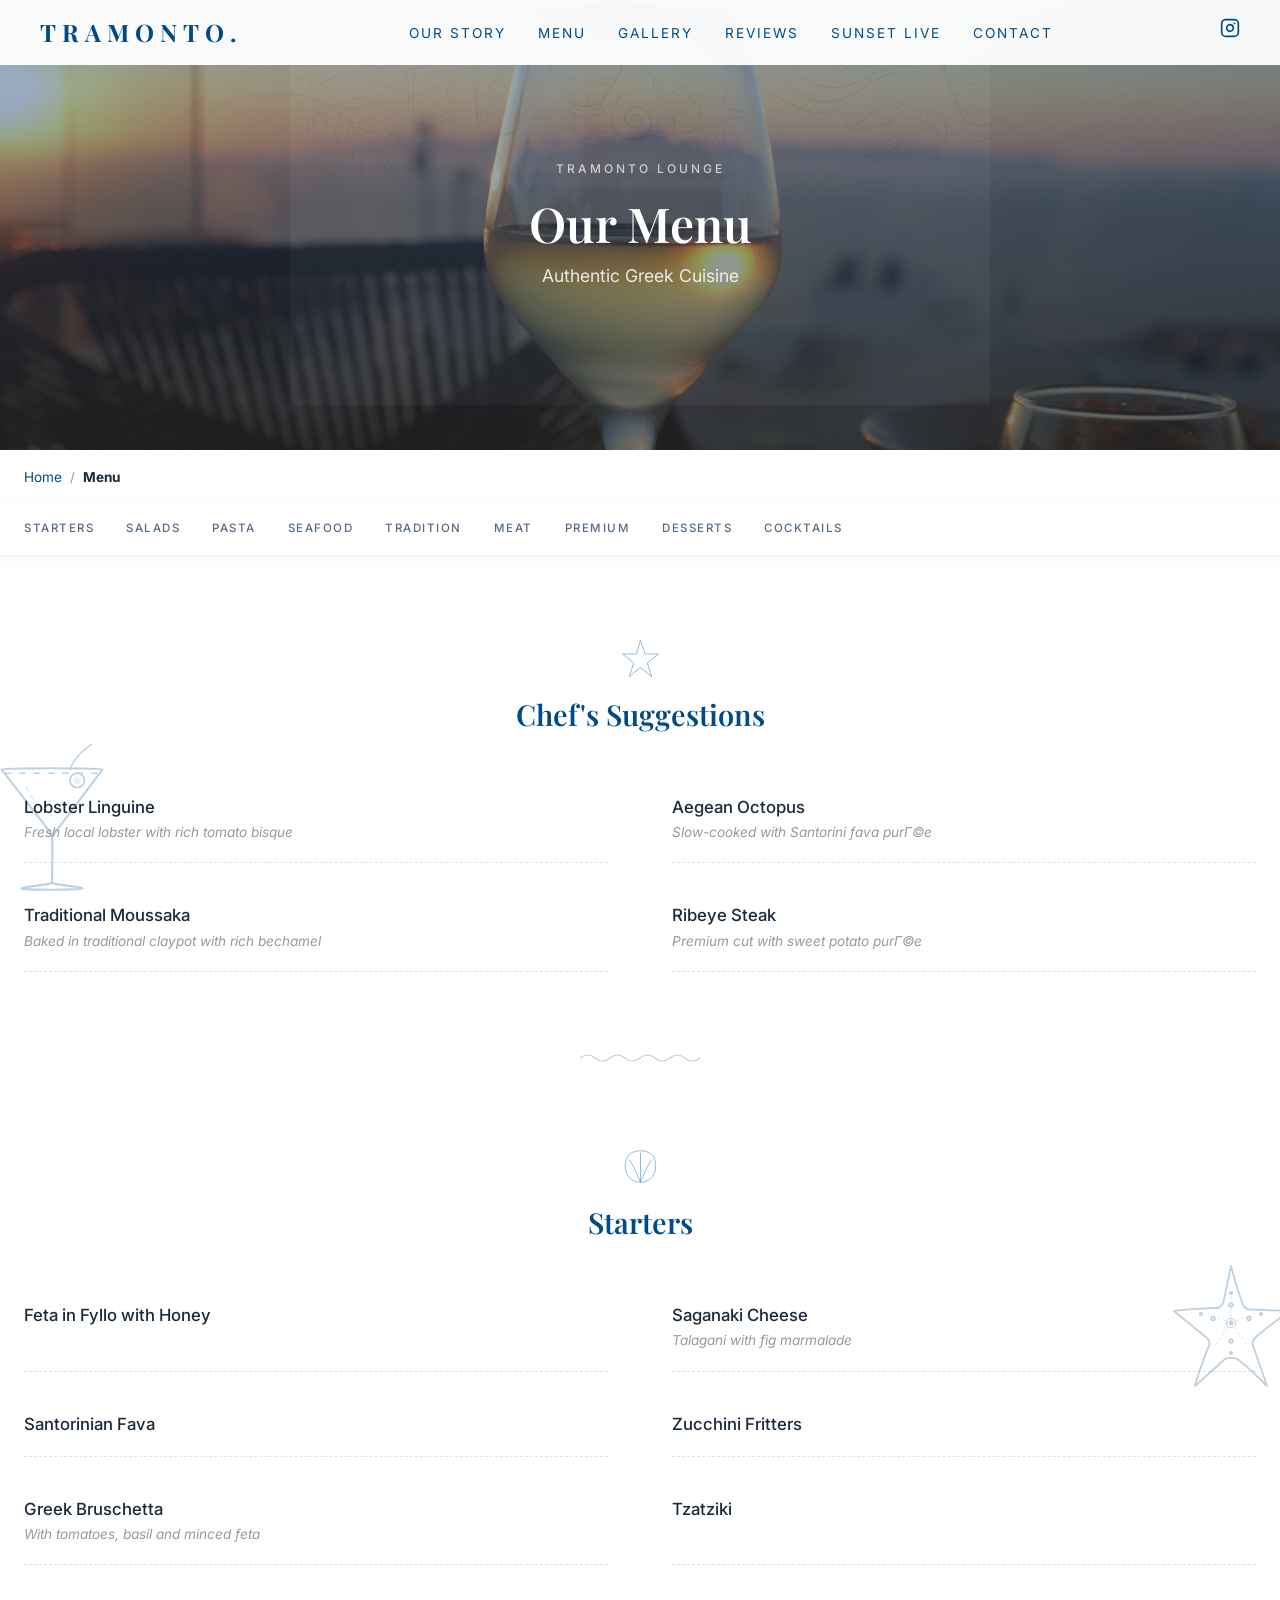
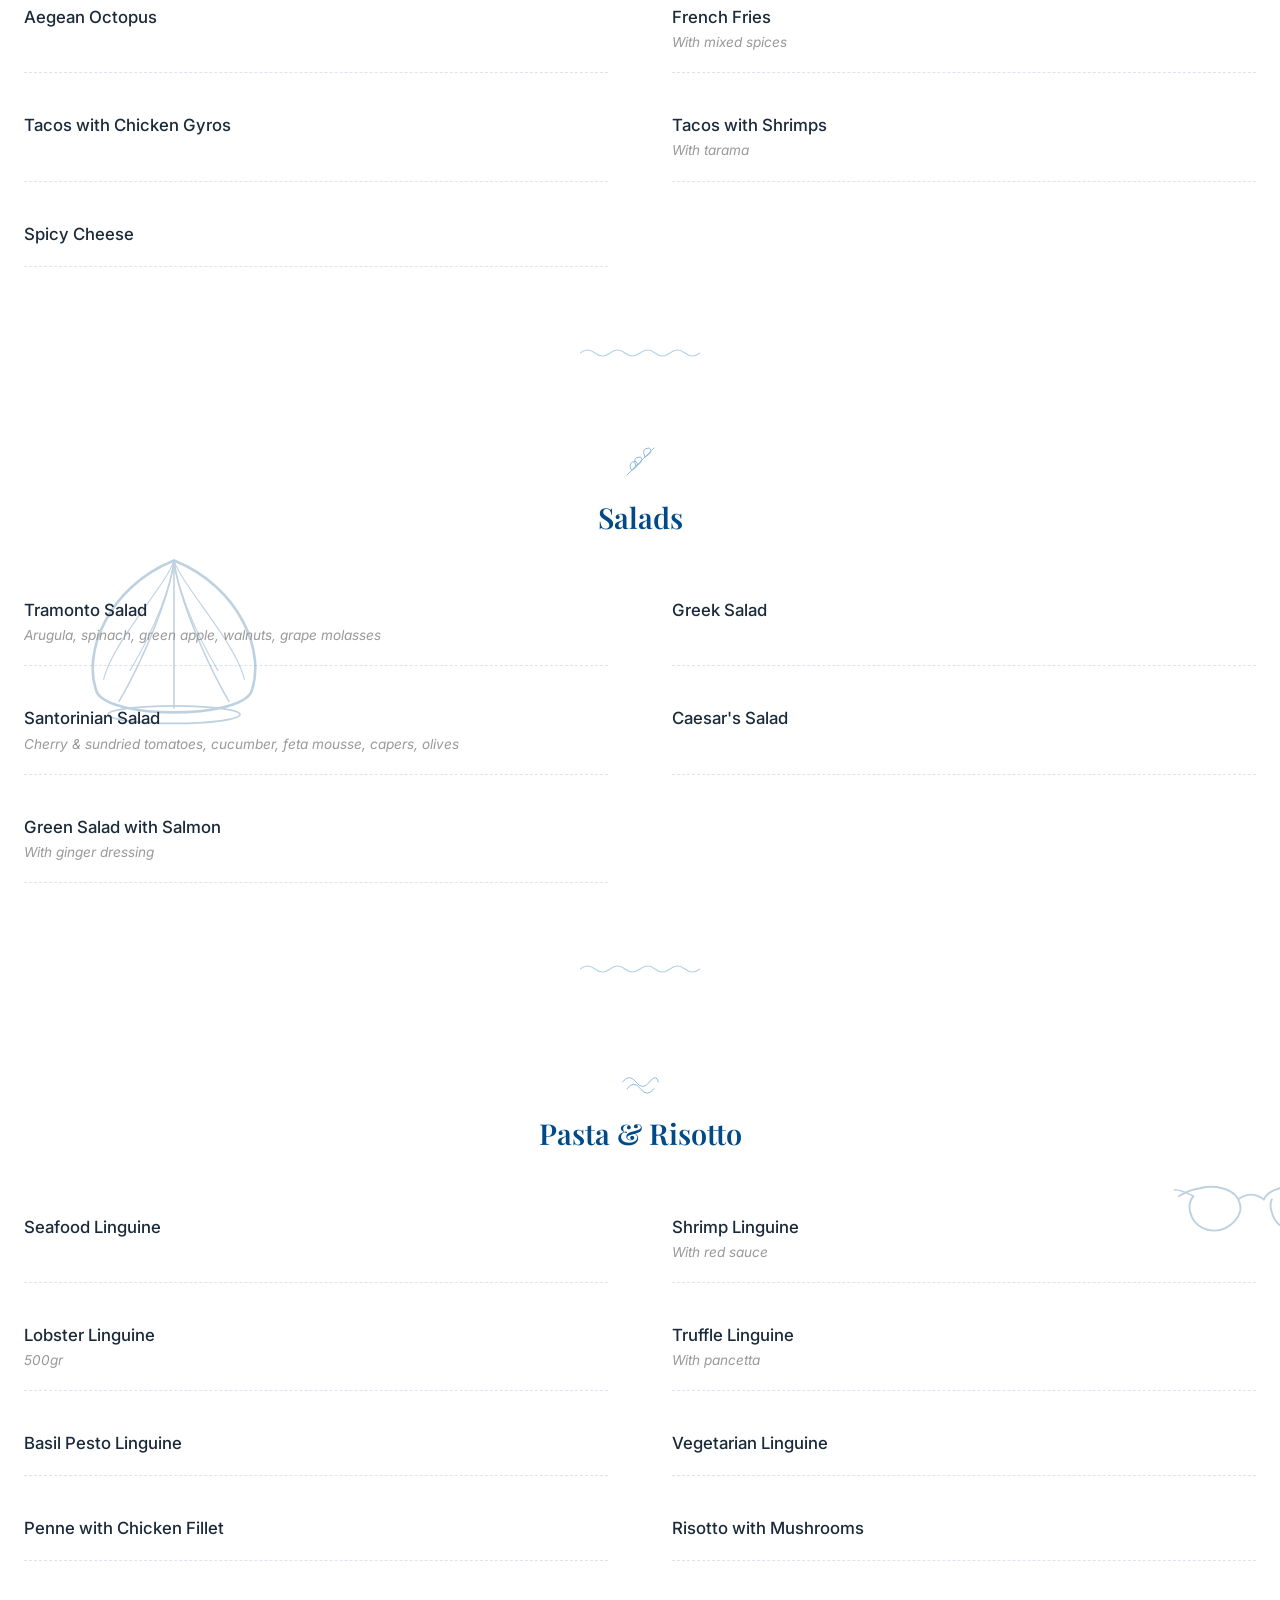
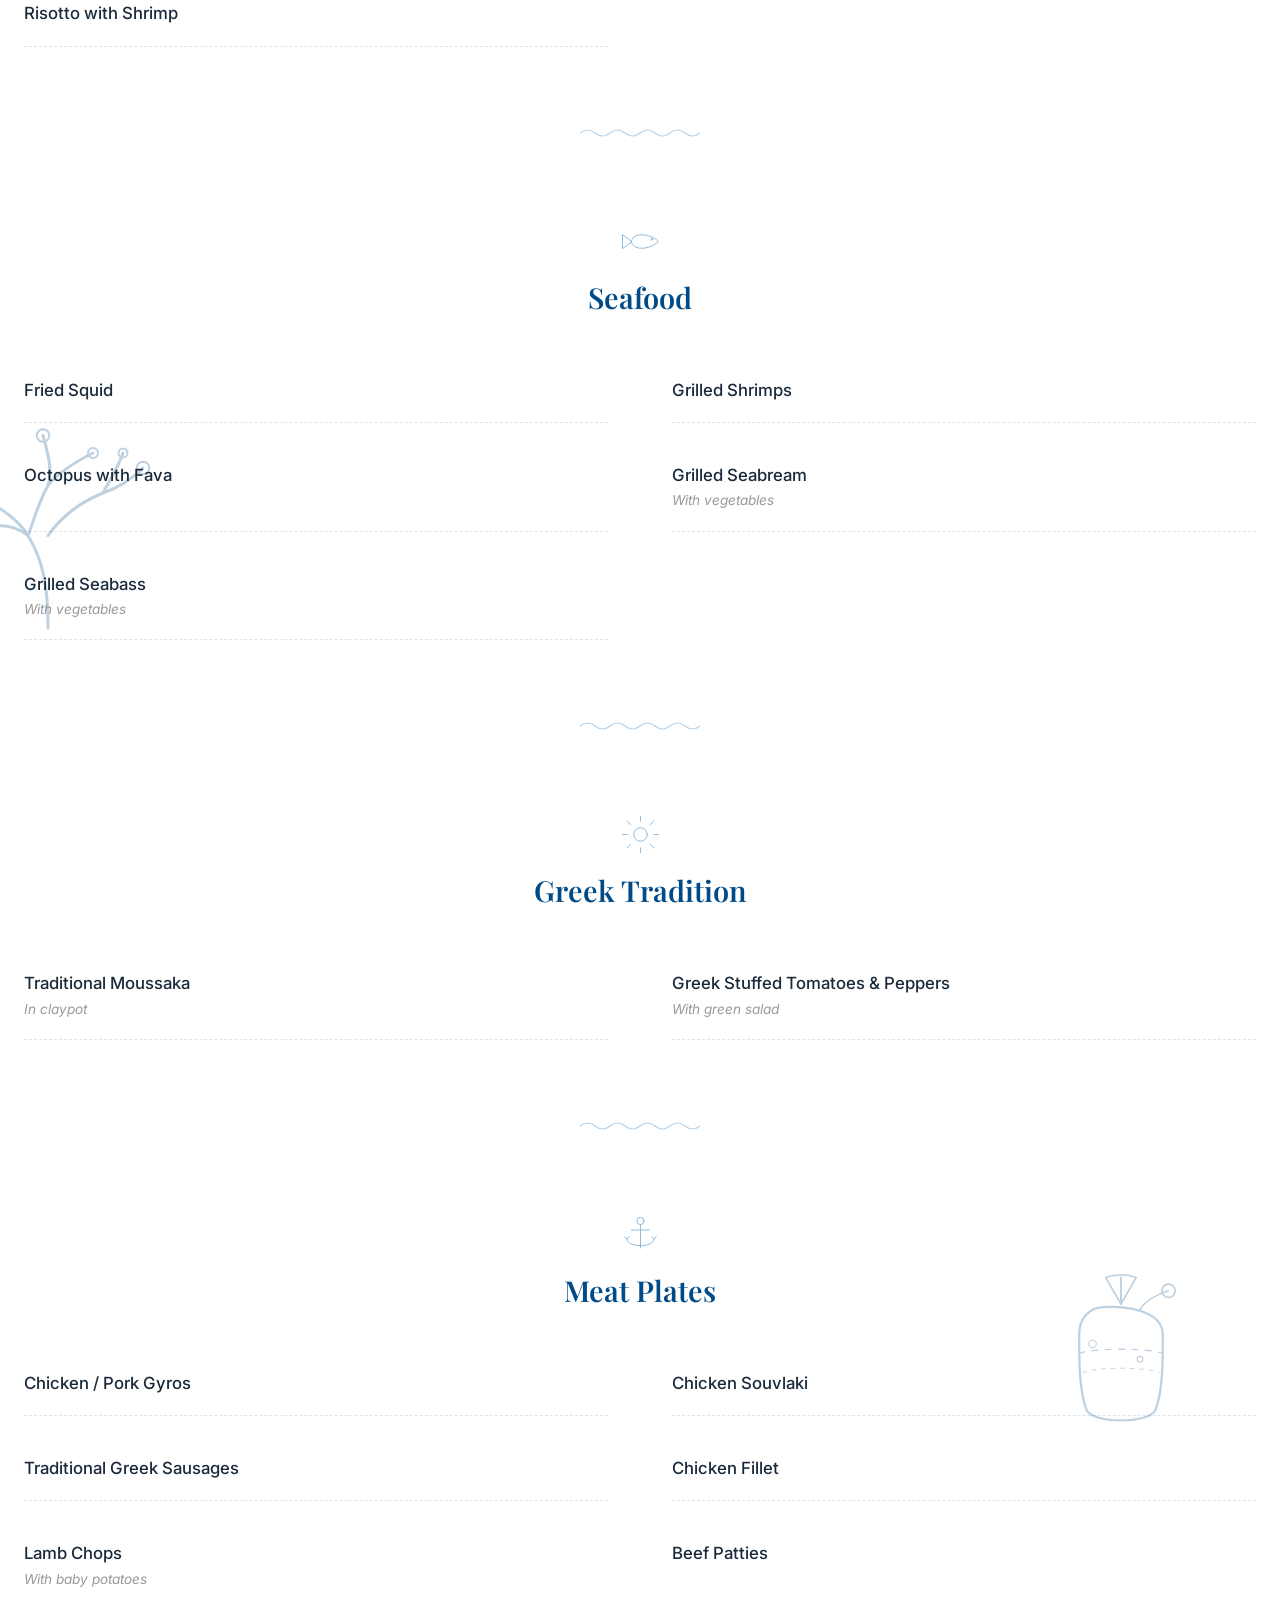
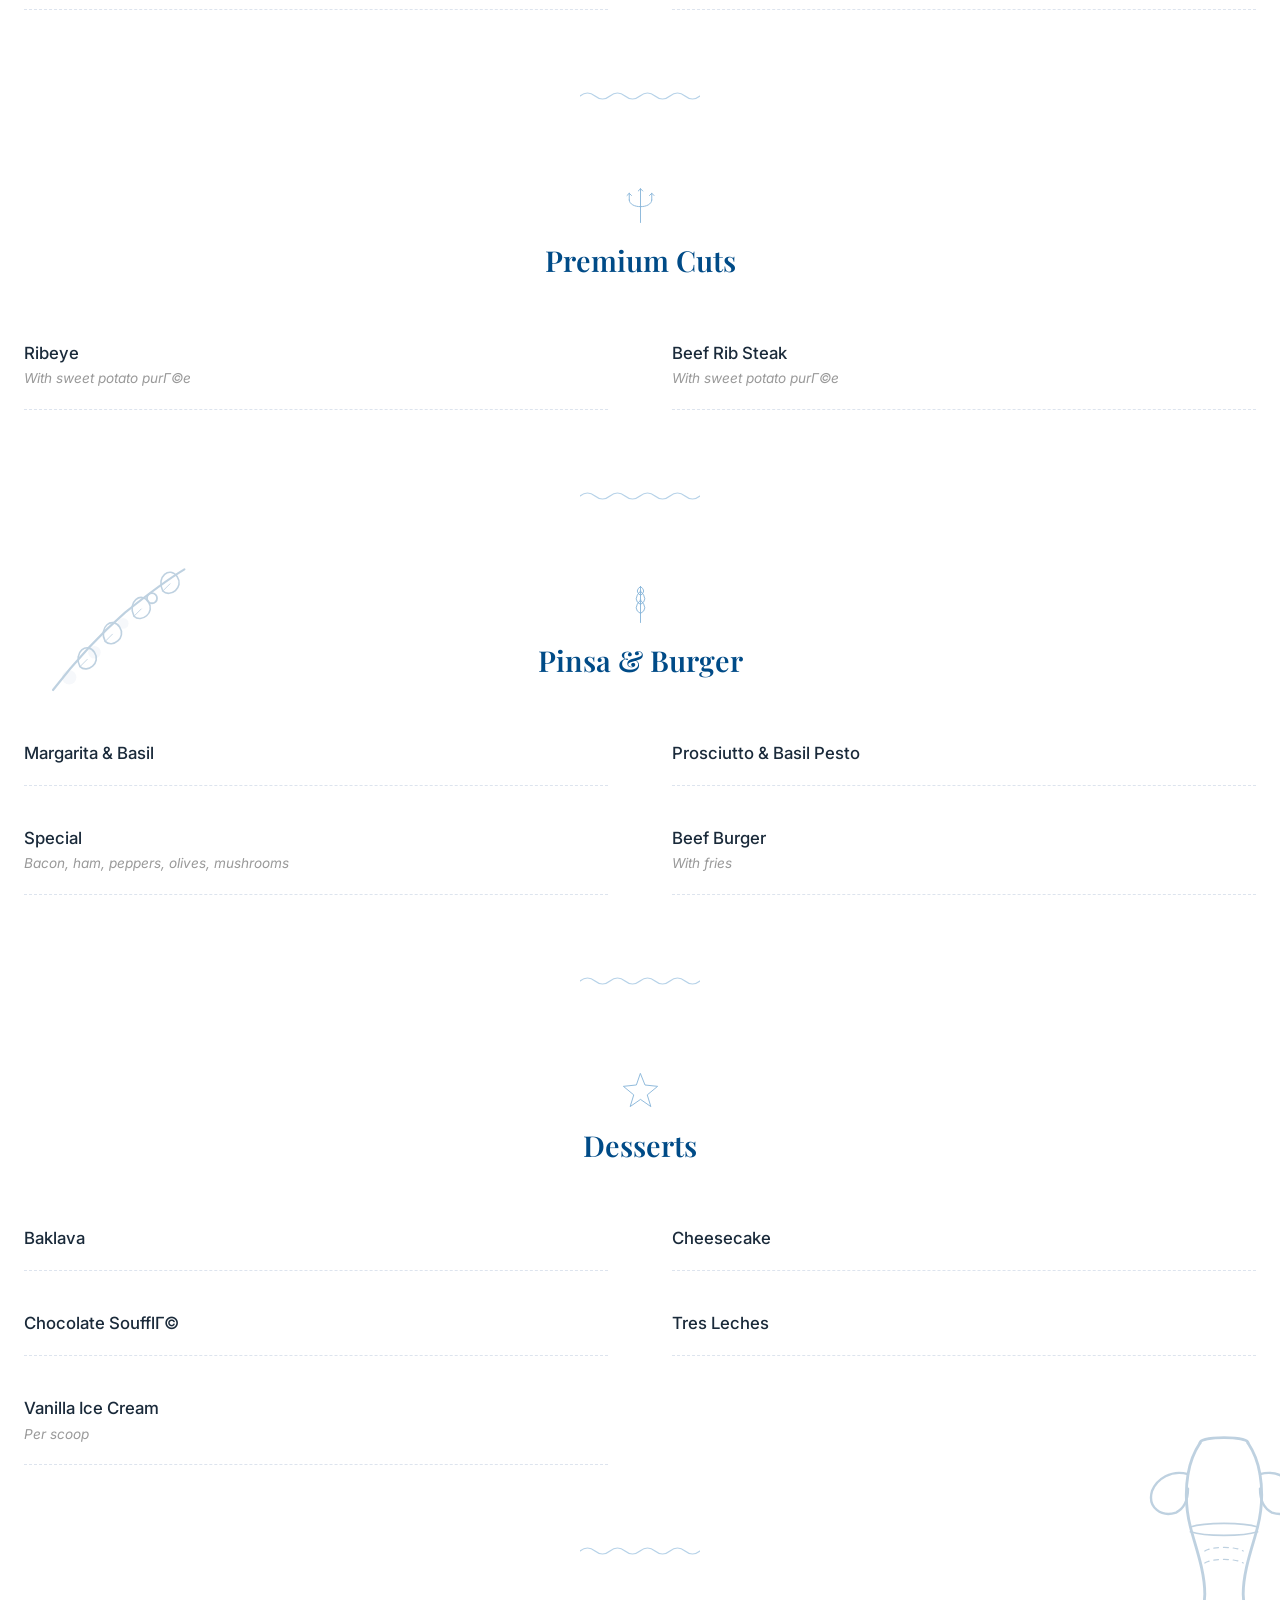
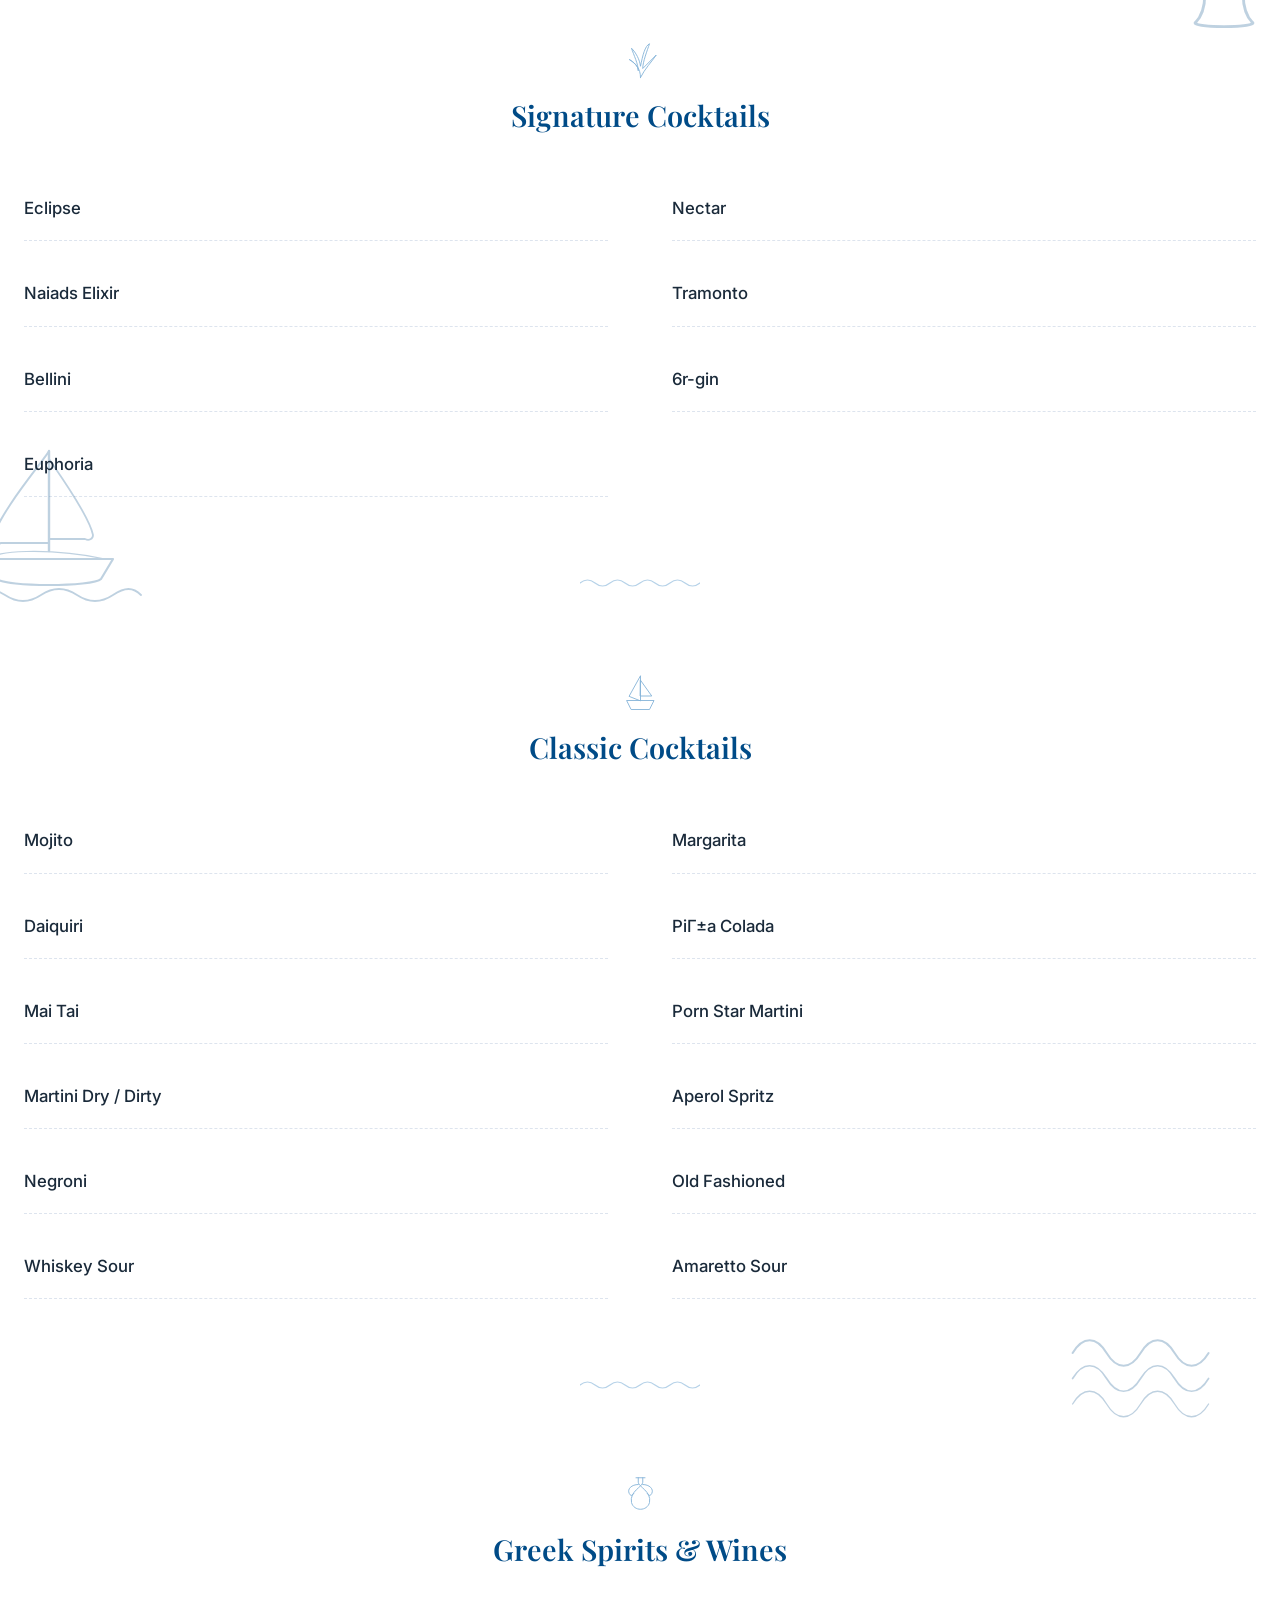
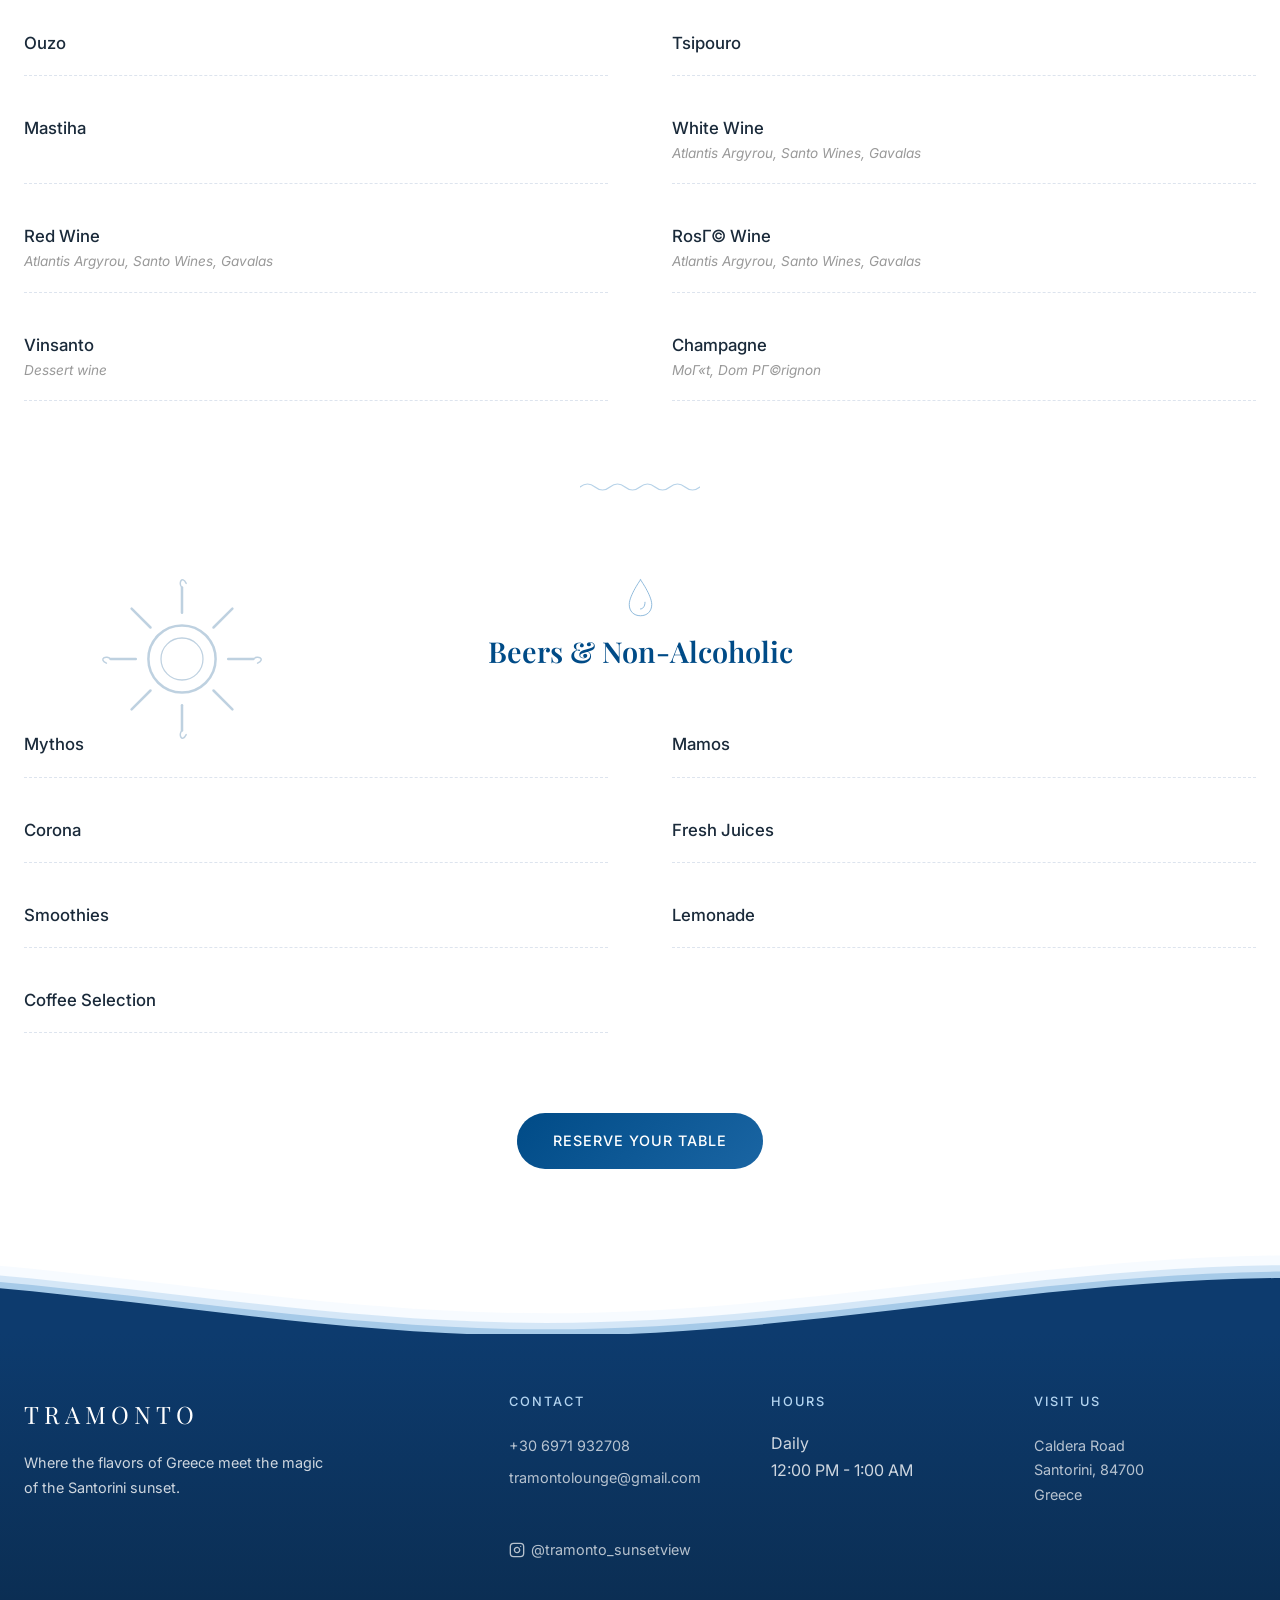
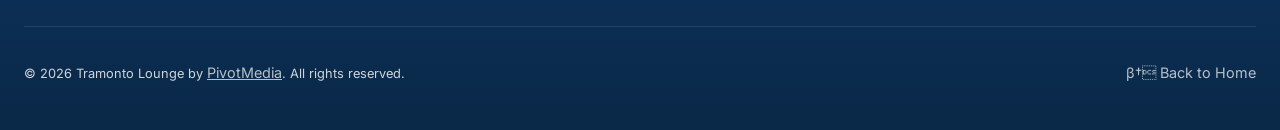
<file: menu.html>
﻿<!DOCTYPE html>
<html lang="en">
<head>
  <meta charset="UTF-8">
  <meta name="viewport" content="width=device-width, initial-scale=1.0">
  <title>Menu | Tramonto Lounge - Authentic Greek Cuisine in Santorini</title>
  <meta name="description" content="Explore the full menu at Tramonto Lounge Santorini. Authentic Greek starters, fresh seafood, premium cuts, signature cocktails, and local wines with caldera views.">
  <meta name="keywords" content="Tramonto menu, Santorini restaurant menu, Greek food Santorini, seafood Santorini, cocktails Santorini, caldera dining menu">
  <meta name="robots" content="index, follow">
  <link rel="canonical" href="https://www.tramontosunsetview.com/menu">

  <!-- Open Graph -->
  <meta property="og:title" content="Menu | Tramonto Lounge - Santorini">
  <meta property="og:description" content="Authentic Greek cuisine: starters, seafood, premium cuts, cocktails & local wines.">
  <meta property="og:url" content="https://www.tramontosunsetview.com/menu">
  <meta property="og:type" content="restaurant.menu">
  <meta property="og:image" content="https://www.tramontosunsetview.com/DSC08985.JPG">
  <meta property="og:site_name" content="Tramonto Lounge">

  <!-- Twitter Card -->
  <meta name="twitter:card" content="summary_large_image">
  <meta name="twitter:title" content="Menu | Tramonto Lounge - Santorini">
  <meta name="twitter:description" content="Authentic Greek cuisine: starters, seafood, premium cuts, cocktails & local wines.">
  <meta name="twitter:image" content="https://www.tramontosunsetview.com/DSC08985.JPG">

  <!-- Schema.org JSON-LD: Menu -->
  <script type="application/ld+json">
  {
    "@context": "https://schema.org",
    "@type": "Menu",
    "name": "Tramonto Lounge Menu",
    "url": "https://www.tramontosunsetview.com/menu",
    "mainEntity": {
      "@type": "Restaurant",
      "name": "Tramonto Lounge",
      "servesCuisine": ["Greek", "Mediterranean", "Seafood"]
    },
    "hasMenuSection": [
      { "@type": "MenuSection", "name": "Starters" },
      { "@type": "MenuSection", "name": "Salads" },
      { "@type": "MenuSection", "name": "Pasta & Risotto" },
      { "@type": "MenuSection", "name": "Seafood" },
      { "@type": "MenuSection", "name": "Greek Tradition" },
      { "@type": "MenuSection", "name": "Meat Plates" },
      { "@type": "MenuSection", "name": "Premium Cuts" },
      { "@type": "MenuSection", "name": "Desserts" },
      { "@type": "MenuSection", "name": "Signature Cocktails" }
    ]
  }
  </script>

  <!-- Schema.org JSON-LD: BreadcrumbList -->
  <script type="application/ld+json">
  {
    "@context": "https://schema.org",
    "@type": "BreadcrumbList",
    "itemListElement": [
      { "@type": "ListItem", "position": 1, "name": "Home", "item": "https://www.tramontosunsetview.com/" },
      { "@type": "ListItem", "position": 2, "name": "Menu", "item": "https://www.tramontosunsetview.com/menu" }
    ]
  }
  </script>

  <!-- Fonts -->
  <link rel="preconnect" href="https://fonts.googleapis.com">
  <link rel="preconnect" href="https://fonts.gstatic.com" crossorigin>
  <link href="https://fonts.googleapis.com/css2?family=Playfair+Display:ital,wght@0,400;0,600;0,700;1,400&family=Inter:wght@300;400;500;600&display=swap" rel="stylesheet">

  <!-- Stylesheets -->
  <link rel="stylesheet" href="styles.css?v=1.2">
  <link rel="stylesheet" href="responsive.css?v=1.2">

  <!-- Favicon -->
  <link rel="icon" type="image/svg+xml" href="data:image/svg+xml,<svg xmlns='http://www.w3.org/2000/svg' viewBox='0 0 100 100'><text y='.9em' font-size='90'>π…</text></svg>">
</head>
<body class="page-transition fade-out">

  <!-- STICKY MOBILE CTA -->
  <div class="sticky-mobile-cta" id="mobile-cta">
    <a href="tel:+306971932708">
      <svg width="18" height="18" viewBox="0 0 24 24" fill="none" stroke="currentColor" stroke-width="2" stroke-linecap="round" stroke-linejoin="round"><path d="M22 16.92v3a2 2 0 0 1-2.18 2 19.79 19.79 0 0 1-8.63-3.07 19.5 19.5 0 0 1-6-6 19.79 19.79 0 0 1-3.07-8.67A2 2 0 0 1 4.11 2h3a2 2 0 0 1 2 1.72c.127.96.361 1.903.7 2.81a2 2 0 0 1-.45 2.11L8.09 9.91a16 16 0 0 0 6 6l1.27-1.27a2 2 0 0 1 2.11-.45c.907.339 1.85.573 2.81.7A2 2 0 0 1 22 16.92z"/></svg>
      Reserve Table (+30 6971 932708)
    </a>
  </div>

  <!-- ===== NAVIGATION ===== -->
  <nav class="navbar scrolled" id="navbar" role="navigation" aria-label="Main navigation">
    <div class="nav-logo">
      <a href="./" aria-label="Tramonto Lounge Home">TRAMONTO<span class="logo-dot">.</span></a>
    </div>
    <ul class="nav-links">
      <li><a href="./#story">Our Story</a></li>
      <li><a href="menu" style="color:var(--primary)">Menu</a></li>
      <li><a href="./#gallery">Gallery</a></li>
      <li><a href="reviews">Reviews</a></li>
      <li><a href="sunset">Sunset Live</a></li>
      <li><a href="contact">Contact</a></li>
    </ul>
    <div class="nav-actions">
      <a href="https://www.instagram.com/tramonto_sunsetview/" target="_blank" rel="noopener noreferrer" class="nav-instagram" aria-label="Follow us on Instagram">
        <svg width="20" height="20" viewBox="0 0 24 24" fill="none" stroke="currentColor" stroke-width="2" stroke-linecap="round" stroke-linejoin="round"><rect x="2" y="2" width="20" height="20" rx="5" ry="5"/><path d="M16 11.37A4 4 0 1 1 12.63 8 4 4 0 0 1 16 11.37z"/><line x1="17.5" y1="6.5" x2="17.51" y2="6.5"/></svg>
      </a>
    </div>
    <button class="hamburger" id="hamburger" aria-label="Open menu" aria-expanded="false">
      <span></span><span></span><span></span>
    </button>
  </nav>
 
  <!-- Mobile Menu -->
  <div class="mobile-menu" id="mobile-menu" role="dialog" aria-hidden="true">
    <a href="./#story">Our Story</a>
    <a href="menu">Menu</a>
    <a href="./#gallery">Gallery</a>
    <a href="reviews">Reviews</a>
    <a href="sunset">Sunset Live</a>
    <a href="contact">Contact</a>
  </div>

  <!-- ===== MENU HERO ===== -->
  <header>
    <section class="menu-hero" aria-label="Menu page hero">
      <div class="menu-hero-bg">
        <img src="images/DSC02094.JPG" alt="Santorini sunset dining at Tramonto Lounge restaurant" loading="eager">
      </div>
      <div class="menu-hero-overlay"></div>
      <img src="images/menu-hero-illustration.png" alt="" class="menu-hero-illustration" aria-hidden="true" loading="eager">
      <div class="menu-hero-content">
        <span class="eyebrow" style="color:rgba(255,255,255,0.7)">Tramonto Lounge</span>
        <h1>Our Menu</h1>
        <p>Authentic Greek Cuisine</p>
      </div>
    </section>
  </header>

  <main>
    <!-- Breadcrumbs -->
    <div class="container">
      <nav class="breadcrumbs" aria-label="Breadcrumb">
        <a href="./">Home</a><span>/</span><strong>Menu</strong>
      </nav>
    </div>
    <!-- Jump Nav (full-width sticky) -->
    <nav class="menu-jump-nav" aria-label="Menu sections">
      <div class="container">
        <a href="#starters" class="menu-jump-link">Starters</a>
        <a href="#salads" class="menu-jump-link">Salads</a>
        <a href="#pasta" class="menu-jump-link">Pasta</a>
        <a href="#seafood" class="menu-jump-link">Seafood</a>
        <a href="#tradition" class="menu-jump-link">Tradition</a>
        <a href="#meat" class="menu-jump-link">Meat</a>
        <a href="#premium" class="menu-jump-link">Premium</a>
        <a href="#desserts" class="menu-jump-link">Desserts</a>
        <a href="#cocktails" class="menu-jump-link">Cocktails</a>
      </div>
    </nav>

    <section class="menu-page">
      <!-- Aesthetic Handdrawn Decorations - Fine-line sketchy summer illustrations -->
      <div class="aesthetic-decor decor-1">
        <!-- Martini Cocktail with olive & straw -->
        <svg viewBox="0 0 100 100" fill="none" stroke="currentColor" stroke-width="1.2" stroke-linecap="round" stroke-linejoin="round">
          <path d="M22 22 C23 21, 77 21, 78 22 L51 58 C51 58, 50.5 59, 50 58 Z"/>
          <path d="M24 24 L76 24" stroke-dasharray="3 5" stroke-width="0.8"/>
          <path d="M50 58 C50 59, 50.5 60, 50 85"/>
          <path d="M50 85 C48 86, 34 87, 33 88 C32 89, 67 89, 67 88 C66 87, 52 86, 50 85"/>
          <circle cx="64" cy="28" r="4" stroke-width="1"/><circle cx="64" cy="28" r="1.5" fill="currentColor" opacity="0.3"/>
          <path d="M60 22 C62 16, 66 12, 72 8" stroke-width="0.8"/>
          <path d="M36 32 C38 38, 44 44, 50 48" stroke-width="0.5" stroke-dasharray="2 3"/>
        </svg>
      </div>
      <div class="aesthetic-decor decor-2">
        <!-- Detailed Starfish with texture dots -->
        <svg viewBox="0 0 100 100" fill="none" stroke="currentColor" stroke-width="1.2" stroke-linecap="round" stroke-linejoin="round">
          <path d="M50 10 C52 18, 55 28, 58 36 C59 38, 61 39, 63 39 L88 40 C82 46, 72 52, 66 58 C64 60, 64 62, 65 64 L74 90 C68 84, 60 76, 54 72 C52 71, 48 71, 46 72 L26 90 C28 82, 34 66, 35 64 C36 62, 36 60, 34 58 L12 40 C18 39, 38 38, 41 38 C43 38, 44 36, 45 34 Z"/>
          <circle cx="50" cy="48" r="3" stroke-width="0.8"/><circle cx="50" cy="48" r="1" fill="currentColor"/>
          <circle cx="50" cy="36" r="1.2"/><circle cx="50" cy="28" r="0.8"/>
          <circle cx="50" cy="60" r="1.2"/><circle cx="50" cy="68" r="0.8"/>
          <circle cx="38" cy="45" r="1.2"/><circle cx="30" cy="42" r="0.8"/>
          <circle cx="62" cy="45" r="1.2"/><circle cx="70" cy="42" r="0.8"/>
          <path d="M50 48 L50 30" stroke-width="0.4" stroke-dasharray="1.5 2.5"/>
          <path d="M50 48 L65 42" stroke-width="0.4" stroke-dasharray="1.5 2.5"/>
          <path d="M50 48 L60 62" stroke-width="0.4" stroke-dasharray="1.5 2.5"/>
          <path d="M50 48 L40 62" stroke-width="0.4" stroke-dasharray="1.5 2.5"/>
          <path d="M50 48 L35 42" stroke-width="0.4" stroke-dasharray="1.5 2.5"/>
        </svg>
      </div>
      <div class="aesthetic-decor decor-3">
        <!-- Seashell (Scallop) with detailed ridges -->
        <svg viewBox="0 0 100 100" fill="none" stroke="currentColor" stroke-width="1.2" stroke-linecap="round" stroke-linejoin="round">
          <path d="M50 18 C20 30, 8 60, 15 78 C22 90, 78 90, 85 78 C92 60, 80 30, 50 18 Z"/>
          <path d="M50 18 C48 35, 35 65, 25 82" stroke-width="0.7"/>
          <path d="M50 18 C50 40, 50 65, 50 85" stroke-width="0.7"/>
          <path d="M50 18 C52 35, 65 65, 75 82" stroke-width="0.7"/>
          <path d="M50 18 C46 30, 22 55, 18 72" stroke-width="0.5"/>
          <path d="M50 18 C54 30, 78 55, 82 72" stroke-width="0.5"/>
          <path d="M50 18 C49 28, 42 48, 30 68" stroke-width="0.5"/>
          <path d="M50 18 C51 28, 58 48, 70 68" stroke-width="0.5"/>
          <ellipse cx="50" cy="88" rx="30" ry="4" stroke-width="0.8"/>
        </svg>
      </div>
      <div class="aesthetic-decor decor-4">
        <!-- Sunglasses with reflection detail -->
        <svg viewBox="0 0 100 100" fill="none" stroke="currentColor" stroke-width="1.2" stroke-linecap="round" stroke-linejoin="round">
          <path d="M5 42 C8 40, 12 38, 18 37 C22 36, 28 36, 32 37 C36 38, 40 40, 42 44 C43 46, 44 49, 43 52 C42 56, 38 60, 34 62 C30 64, 24 64, 20 62 C16 60, 13 56, 12 52 C11 48, 12 44, 14 42"/>
          <path d="M42 44 C44 42, 48 41, 50 41 C52 41, 56 42, 58 44"/>
          <path d="M58 44 C60 40, 64 38, 68 37 C72 36, 78 36, 82 37 C86 38, 90 40, 92 42 C94 44, 95 48, 94 52 C93 56, 89 60, 85 62 C81 64, 75 64, 71 62 C67 60, 64 56, 63 52 C62 49, 62 46, 63 44"/>
          <path d="M14 42 C10 40, 6 38, 2 38" stroke-width="0.9"/>
          <path d="M92 42 C96 40, 98 38, 100 38" stroke-width="0.9"/>
          <path d="M20 44 C22 46, 24 44" stroke-width="0.6"/>
          <path d="M75 44 C77 46, 79 44" stroke-width="0.6"/>
        </svg>
      </div>
      <div class="aesthetic-decor decor-5">
        <!-- Coral Branch with organic tendrils -->
        <svg viewBox="0 0 100 100" fill="none" stroke="currentColor" stroke-width="1.2" stroke-linecap="round" stroke-linejoin="round">
          <path d="M50 92 C50 75, 48 65, 42 55 C38 48, 28 42, 20 38"/>
          <path d="M42 55 C44 50, 46 42, 50 35 C52 30, 50 22, 48 15"/>
          <path d="M50 35 C54 30, 60 26, 68 22"/>
          <path d="M50 55 C55 48, 62 42, 72 38 C78 36, 84 32, 88 28"/>
          <path d="M72 38 C74 34, 78 28, 80 22"/>
          <path d="M42 55 C38 52, 32 50, 25 52"/>
          <path d="M20 38 C18 34, 14 28, 12 22" stroke-width="0.8"/>
          <path d="M20 38 C16 40, 12 44, 10 48" stroke-width="0.8"/>
          <circle cx="48" cy="15" r="2.5" stroke-width="0.8"/>
          <circle cx="68" cy="22" r="2" stroke-width="0.8"/>
          <circle cx="88" cy="28" r="2.5" stroke-width="0.8"/>
          <circle cx="80" cy="22" r="1.8" stroke-width="0.8"/>
          <circle cx="12" cy="22" r="2" stroke-width="0.8"/>
          <circle cx="25" cy="52" r="2" stroke-width="0.8"/>
          <circle cx="10" cy="48" r="1.8" stroke-width="0.8"/>
        </svg>
      </div>
      <div class="aesthetic-decor decor-6">
        <!-- Tropical cocktail with umbrella & fruit -->
        <svg viewBox="0 0 100 100" fill="none" stroke="currentColor" stroke-width="1.2" stroke-linecap="round" stroke-linejoin="round">
          <path d="M28 35 C28 30, 30 25, 35 22 C40 19, 72 19, 72 35 C72 50, 72 65, 68 75 C64 82, 36 82, 32 75 C28 65, 28 50, 28 35 Z"/>
          <path d="M28 45 C35 42, 65 42, 72 45" stroke-width="0.7" stroke-dasharray="3 4"/>
          <path d="M30 55 C38 52, 62 52, 70 55" stroke-width="0.5" stroke-dasharray="2 3"/>
          <path d="M50 19 L50 5" stroke-width="1"/>
          <path d="M42 5 C42 5, 50 2, 58 5 L50 19 Z" stroke-width="0.9"/>
          <path d="M50 5 L50 19" stroke-width="0.5"/>
          <path d="M46 12 L50 19 L54 12" stroke-width="0.4"/>
          <path d="M60 22 C62 18, 68 14, 75 12" stroke-width="0.8"/>
          <circle cx="75" cy="12" r="3.5" stroke-width="0.9"/>
          <circle cx="35" cy="40" r="2" stroke-width="0.6"/>
          <circle cx="60" cy="48" r="1.5" stroke-width="0.6"/>
        </svg>
      </div>
      <div class="aesthetic-decor decor-7">
        <!-- Olive Branch with olives & leaves -->
        <svg viewBox="0 0 100 100" fill="none" stroke="currentColor" stroke-width="1.2" stroke-linecap="round" stroke-linejoin="round">
          <path d="M15 85 C25 72, 40 55, 55 42 C65 34, 78 24, 88 18"/>
          <path d="M30 72 C26 64, 34 58, 38 64 C42 70, 34 76, 30 72 Z" stroke-width="0.9"/>
          <path d="M34 68 L30 72" stroke-width="0.5"/>
          <path d="M44 58 C40 50, 48 44, 52 50 C56 56, 48 62, 44 58 Z" stroke-width="0.9"/>
          <path d="M48 54 L44 58" stroke-width="0.5"/>
          <path d="M60 44 C56 36, 64 30, 68 36 C72 42, 64 48, 60 44 Z" stroke-width="0.9"/>
          <path d="M64 40 L60 44" stroke-width="0.5"/>
          <path d="M76 30 C72 22, 80 16, 84 22 C88 28, 80 34, 76 30 Z" stroke-width="0.9"/>
          <path d="M80 26 L76 30" stroke-width="0.5"/>
          <circle cx="24" cy="78" r="3.5" stroke-width="1" fill="currentColor" opacity="0.15"/>
          <circle cx="38" cy="64" r="3" stroke-width="1" fill="currentColor" opacity="0.15"/>
          <circle cx="54" cy="48" r="2.5" stroke-width="1" fill="currentColor" opacity="0.15"/>
          <circle cx="70" cy="34" r="2.8" stroke-width="1"/>
        </svg>
      </div>
      <div class="aesthetic-decor decor-8">
        <!-- Greek Amphora / Urn -->
        <svg viewBox="0 0 100 100" fill="none" stroke="currentColor" stroke-width="1.2" stroke-linecap="round" stroke-linejoin="round">
          <path d="M40 15 C40 12, 60 12, 60 15"/>
          <path d="M40 15 C38 18, 36 22, 35 28 C34 34, 34 42, 36 50 C38 58, 42 68, 42 78 C42 84, 40 88, 38 90"/>
          <path d="M60 15 C62 18, 64 22, 65 28 C66 34, 66 42, 64 50 C62 58, 58 68, 58 78 C58 84, 60 88, 62 90"/>
          <path d="M38 90 C38 92, 62 92, 62 90"/>
          <path d="M35 28 C28 26, 22 30, 20 35 C18 42, 24 46, 30 44 C34 42, 35 38, 35 34" stroke-width="1"/>
          <path d="M65 28 C72 26, 78 30, 80 35 C82 42, 76 46, 70 44 C66 42, 65 38, 65 34" stroke-width="1"/>
          <path d="M36 50 C42 48, 58 48, 64 50" stroke-width="0.7"/>
          <path d="M36 52 C42 54, 58 54, 64 52" stroke-width="0.7"/>
          <path d="M42 60 C45 58, 55 58, 58 60" stroke-width="0.5" stroke-dasharray="2 2"/>
          <path d="M42 65 C45 63, 55 63, 58 65" stroke-width="0.5" stroke-dasharray="2 2"/>
        </svg>
      </div>
      <div class="aesthetic-decor decor-9">
        <!-- Sailboat on waves -->
        <svg viewBox="0 0 100 100" fill="none" stroke="currentColor" stroke-width="1.2" stroke-linecap="round" stroke-linejoin="round">
          <path d="M50 18 L50 68"/>
          <path d="M50 18 C48 22, 24 50, 22 62 C22 64, 24 65, 26 64 L50 64" stroke-width="1"/>
          <path d="M50 22 C54 28, 70 50, 72 60 C72 62, 70 63, 68 62 L50 62" stroke-width="0.9"/>
          <path d="M18 72 L82 72 L76 82 C72 86, 28 86, 24 82 Z" stroke-width="1.1"/>
          <path d="M22 72 C20 68, 50 66, 78 72" stroke-width="0.6"/>
          <path d="M10 90 C16 86, 22 86, 28 90 C34 94, 40 94, 46 90 C52 86, 58 86, 64 90 C70 94, 76 94, 82 90 C88 86, 92 86, 96 90" stroke-width="0.9"/>
        </svg>
      </div>
      <div class="aesthetic-decor decor-10">
        <!-- Waves (triple) -->
        <svg viewBox="0 0 100 100" fill="none" stroke="currentColor" stroke-width="1.2" stroke-linecap="round" stroke-linejoin="round">
          <path d="M8 40 C14 30, 22 30, 28 40 C34 50, 42 50, 48 40 C54 30, 62 30, 68 40 C74 50, 82 50, 88 40"/>
          <path d="M8 55 C14 45, 22 45, 28 55 C34 65, 42 65, 48 55 C54 45, 62 45, 68 55 C74 65, 82 65, 88 55" stroke-width="1"/>
          <path d="M8 70 C14 60, 22 60, 28 70 C34 80, 42 80, 48 70 C54 60, 62 60, 68 70 C74 80, 82 80, 88 70" stroke-width="0.8"/>
        </svg>
      </div>
      <div class="aesthetic-decor decor-11">
        <!-- Greek Sun with rays -->
        <svg viewBox="0 0 100 100" fill="none" stroke="currentColor" stroke-width="1.2" stroke-linecap="round" stroke-linejoin="round">
          <circle cx="50" cy="50" r="16"/>
          <circle cx="50" cy="50" r="10" stroke-width="0.6"/>
          <path d="M50 28 L50 16"/><path d="M50 72 L50 84"/>
          <path d="M28 50 L16 50"/><path d="M72 50 L84 50"/>
          <path d="M35 35 L26 26"/><path d="M65 65 L74 74"/>
          <path d="M35 65 L26 74"/><path d="M65 35 L74 26"/>
          <path d="M50 16 C48 14, 50 10, 52 14" stroke-width="0.7"/>
          <path d="M50 84 C48 86, 50 90, 52 86" stroke-width="0.7"/>
          <path d="M16 50 C14 48, 10 50, 14 52" stroke-width="0.7"/>
          <path d="M84 50 C86 48, 90 50, 86 52" stroke-width="0.7"/>
        </svg>
      </div>

      <div class="container">

        <!-- CHEF'S SUGGESTIONS -->
        <div class="menu-section fade-in">
          <h2 class="menu-section-title">
            <svg class="section-icon" viewBox="0 0 100 100" fill="none" stroke="currentColor" stroke-width="2" stroke-linecap="round" stroke-linejoin="round"><path d="M50 10 L60 40 L90 40 L65 60 L75 90 L50 70 L25 90 L35 60 L10 40 L40 40 Z"/></svg>
            Chef's Suggestions
          </h2>
          <div class="menu-items-grid">
            <div class="menu-item stagger-item"><h3>Lobster Linguine</h3><p>Fresh local lobster with rich tomato bisque</p></div>
            <div class="menu-item stagger-item"><h3>Aegean Octopus</h3><p>Slow-cooked with Santorini fava purΓ©e</p></div>
            <div class="menu-item stagger-item"><h3>Traditional Moussaka</h3><p>Baked in traditional claypot with rich bechamel</p></div>
            <div class="menu-item stagger-item"><h3>Ribeye Steak</h3><p>Premium cut with sweet potato purΓ©e</p></div>
          </div>
        </div>
        <div class="menu-divider"></div>

        <!-- STARTERS -->
        <div class="menu-section fade-in" id="starters">
          <h2 class="menu-section-title">
            <svg class="section-icon" viewBox="0 0 100 100" fill="none" stroke="currentColor" stroke-width="2" stroke-linecap="round" stroke-linejoin="round"><path d="M50 85 C20 85, 10 55, 20 30 C30 10, 70 10, 80 30 C90 55, 80 85, 50 85 Z"/><path d="M50 85 L50 20"/><path d="M50 85 C40 60, 30 40, 25 35"/><path d="M50 85 C60 60, 70 40, 75 35"/></svg>
            Starters
          </h2>
          <div class="menu-items-grid">
            <div class="menu-item stagger-item"><h3>Feta in Fyllo with Honey</h3></div>
            <div class="menu-item stagger-item"><h3>Saganaki Cheese</h3><p>Talagani with fig marmalade</p></div>
            <div class="menu-item stagger-item"><h3>Santorinian Fava</h3></div>
            <div class="menu-item stagger-item"><h3>Zucchini Fritters</h3></div>
            <div class="menu-item stagger-item"><h3>Greek Bruschetta</h3><p>With tomatoes, basil and minced feta</p></div>
            <div class="menu-item stagger-item"><h3>Tzatziki</h3></div>
            <div class="menu-item stagger-item"><h3>Aegean Octopus</h3></div>
            <div class="menu-item stagger-item"><h3>French Fries</h3><p>With mixed spices</p></div>
            <div class="menu-item stagger-item"><h3>Tacos with Chicken Gyros</h3></div>
            <div class="menu-item stagger-item"><h3>Tacos with Shrimps</h3><p>With tarama</p></div>
            <div class="menu-item stagger-item"><h3>Spicy Cheese</h3></div>
          </div>
        </div>
        <div class="menu-divider"></div>

        <!-- SALADS -->
        <div class="menu-section fade-in" id="salads">
          <h2 class="menu-section-title">
            <svg class="section-icon" viewBox="0 0 100 100" fill="none" stroke="currentColor" stroke-width="2" stroke-linecap="round" stroke-linejoin="round"><path d="M20 80 Q 50 50, 80 20"/><path d="M40 60 Q 30 40, 50 40 Q 60 50, 40 60"/><path d="M60 40 Q 50 20, 70 20 Q 80 30, 60 40"/><path d="M30 70 Q 20 50, 40 50 Q 50 60, 30 70"/></svg>
            Salads
          </h2>
          <div class="menu-items-grid">
            <div class="menu-item stagger-item"><h3>Tramonto Salad</h3><p>Arugula, spinach, green apple, walnuts, grape molasses</p></div>
            <div class="menu-item stagger-item"><h3>Greek Salad</h3></div>
            <div class="menu-item stagger-item"><h3>Santorinian Salad</h3><p>Cherry &amp; sundried tomatoes, cucumber, feta mousse, capers, olives</p></div>
            <div class="menu-item stagger-item"><h3>Caesar's Salad</h3></div>
            <div class="menu-item stagger-item"><h3>Green Salad with Salmon</h3><p>With ginger dressing</p></div>
          </div>
        </div>
        <div class="menu-divider"></div>

        <!-- PASTA & RISOTTO -->
        <div class="menu-section fade-in" id="pasta">
          <h2 class="menu-section-title">
            <svg class="section-icon" viewBox="0 0 100 100" fill="none" stroke="currentColor" stroke-width="2" stroke-linecap="round" stroke-linejoin="round"><path d="M10 60 Q 25 40, 40 60 T 70 60 T 90 60"/><path d="M20 75 Q 35 55, 50 75 T 80 75"/></svg>
            Pasta &amp; Risotto
          </h2>
          <div class="menu-items-grid">
            <div class="menu-item stagger-item"><h3>Seafood Linguine</h3></div>
            <div class="menu-item stagger-item"><h3>Shrimp Linguine</h3><p>With red sauce</p></div>
            <div class="menu-item stagger-item"><h3>Lobster Linguine</h3><p>500gr</p></div>
            <div class="menu-item stagger-item"><h3>Truffle Linguine</h3><p>With pancetta</p></div>
            <div class="menu-item stagger-item"><h3>Basil Pesto Linguine</h3></div>
            <div class="menu-item stagger-item"><h3>Vegetarian Linguine</h3></div>
            <div class="menu-item stagger-item"><h3>Penne with Chicken Fillet</h3></div>
            <div class="menu-item stagger-item"><h3>Risotto with Mushrooms</h3></div>
            <div class="menu-item stagger-item"><h3>Risotto with Shrimp</h3></div>
          </div>
        </div>
        <div class="menu-divider"></div>

        <!-- SEAFOOD -->
        <div class="menu-section fade-in" id="seafood">
          <h2 class="menu-section-title">
            <svg class="section-icon" viewBox="0 0 100 100" fill="none" stroke="currentColor" stroke-width="2" stroke-linecap="round" stroke-linejoin="round"><path d="M30 50 C30 30, 70 30, 90 50 C70 70, 30 70, 30 50 Z"/><path d="M30 50 L10 35 L10 65 Z"/><circle cx="75" cy="45" r="2"/></svg>
            Seafood
          </h2>
          <div class="menu-items-grid">
            <div class="menu-item stagger-item"><h3>Fried Squid</h3></div>
            <div class="menu-item stagger-item"><h3>Grilled Shrimps</h3></div>
            <div class="menu-item stagger-item"><h3>Octopus with Fava</h3></div>
            <div class="menu-item stagger-item"><h3>Grilled Seabream</h3><p>With vegetables</p></div>
            <div class="menu-item stagger-item"><h3>Grilled Seabass</h3><p>With vegetables</p></div>
          </div>
        </div>
        <div class="menu-divider"></div>

        <!-- GREEK TRADITION -->
        <div class="menu-section fade-in" id="tradition">
          <h2 class="menu-section-title">
            <svg class="section-icon" viewBox="0 0 100 100" fill="none" stroke="currentColor" stroke-width="2" stroke-linecap="round" stroke-linejoin="round"><circle cx="50" cy="50" r="15"/><line x1="50" y1="20" x2="50" y2="10"/><line x1="50" y1="80" x2="50" y2="90"/><line x1="20" y1="50" x2="10" y2="50"/><line x1="80" y1="50" x2="90" y2="50"/><line x1="28" y1="28" x2="20" y2="20"/><line x1="72" y1="72" x2="80" y2="80"/><line x1="28" y1="72" x2="20" y2="80"/><line x1="72" y1="28" x2="80" y2="20"/></svg>
            Greek Tradition
          </h2>
          <div class="menu-items-grid">
            <div class="menu-item stagger-item"><h3>Traditional Moussaka</h3><p>In claypot</p></div>
            <div class="menu-item stagger-item"><h3>Greek Stuffed Tomatoes &amp; Peppers</h3><p>With green salad</p></div>
          </div>
        </div>
        <div class="menu-divider"></div>

        <!-- MEAT PLATES -->
        <div class="menu-section fade-in" id="meat">
          <h2 class="menu-section-title">
            <svg class="section-icon" viewBox="0 0 100 100" fill="none" stroke="currentColor" stroke-width="2" stroke-linecap="round" stroke-linejoin="round"><circle cx="50" cy="20" r="8"/><line x1="50" y1="28" x2="50" y2="80"/><line x1="30" y1="40" x2="70" y2="40"/><path d="M20 60 C20 80, 80 80, 80 60"/><path d="M15 55 L20 60 L25 55"/><path d="M75 55 L80 60 L85 55"/></svg>
            Meat Plates
          </h2>
          <div class="menu-items-grid">
            <div class="menu-item stagger-item"><h3>Chicken / Pork Gyros</h3></div>
            <div class="menu-item stagger-item"><h3>Chicken Souvlaki</h3></div>
            <div class="menu-item stagger-item"><h3>Traditional Greek Sausages</h3></div>
            <div class="menu-item stagger-item"><h3>Chicken Fillet</h3></div>
            <div class="menu-item stagger-item"><h3>Lamb Chops</h3><p>With baby potatoes</p></div>
            <div class="menu-item stagger-item"><h3>Beef Patties</h3></div>
          </div>
        </div>
        <div class="menu-divider"></div>

        <!-- PREMIUM CUTS -->
        <div class="menu-section fade-in" id="premium">
          <h2 class="menu-section-title">
            <svg class="section-icon" viewBox="0 0 100 100" fill="none" stroke="currentColor" stroke-width="2" stroke-linecap="round" stroke-linejoin="round"><line x1="50" y1="15" x2="50" y2="90"/><path d="M25 40 C25 60, 75 60, 75 40"/><line x1="25" y1="40" x2="25" y2="25"/><line x1="75" y1="40" x2="75" y2="25"/><path d="M20 30 L25 25 L30 30"/><path d="M70 30 L75 25 L80 30"/><path d="M45 20 L50 15 L55 20"/></svg>
            Premium Cuts
          </h2>
          <div class="menu-items-grid">
            <div class="menu-item stagger-item"><h3>Ribeye</h3><p>With sweet potato purΓ©e</p></div>
            <div class="menu-item stagger-item"><h3>Beef Rib Steak</h3><p>With sweet potato purΓ©e</p></div>
          </div>
        </div>
        <div class="menu-divider"></div>

        <!-- PINSA & BURGER -->
        <div class="menu-section fade-in">
          <h2 class="menu-section-title">
            <svg class="section-icon" viewBox="0 0 100 100" fill="none" stroke="currentColor" stroke-width="2" stroke-linecap="round" stroke-linejoin="round"><path d="M50 90 L50 10"/><path d="M50 70 Q 30 60, 50 40"/><path d="M50 70 Q 70 60, 50 40"/><path d="M50 50 Q 30 40, 50 20"/><path d="M50 50 Q 70 40, 50 20"/><path d="M50 30 Q 35 20, 50 10"/><path d="M50 30 Q 65 20, 50 10"/></svg>
            Pinsa &amp; Burger
          </h2>
          <div class="menu-items-grid">
            <div class="menu-item stagger-item"><h3>Margarita &amp; Basil</h3></div>
            <div class="menu-item stagger-item"><h3>Prosciutto &amp; Basil Pesto</h3></div>
            <div class="menu-item stagger-item"><h3>Special</h3><p>Bacon, ham, peppers, olives, mushrooms</p></div>
            <div class="menu-item stagger-item"><h3>Beef Burger</h3><p>With fries</p></div>
          </div>
        </div>
        <div class="menu-divider"></div>

        <!-- DESSERTS -->
        <div class="menu-section fade-in" id="desserts">
          <h2 class="menu-section-title">
            <svg class="section-icon" viewBox="0 0 100 100" fill="none" stroke="currentColor" stroke-width="2" stroke-linecap="round" stroke-linejoin="round"><path d="M50 15 L60 40 L88 43 L65 62 L73 88 L50 72 L27 88 L35 62 L12 43 L40 40 Z"/></svg>
            Desserts
          </h2>
          <div class="menu-items-grid">
            <div class="menu-item stagger-item"><h3>Baklava</h3></div>
            <div class="menu-item stagger-item"><h3>Cheesecake</h3></div>
            <div class="menu-item stagger-item"><h3>Chocolate SoufflΓ©</h3></div>
            <div class="menu-item stagger-item"><h3>Tres Leches</h3></div>
            <div class="menu-item stagger-item"><h3>Vanilla Ice Cream</h3><p>Per scoop</p></div>
          </div>
        </div>
        <div class="menu-divider"></div>

        <!-- SIGNATURE COCKTAILS -->
        <div class="menu-section fade-in" id="cocktails">
          <h2 class="menu-section-title">
            <svg class="section-icon" viewBox="0 0 100 100" fill="none" stroke="currentColor" stroke-width="2" stroke-linecap="round" stroke-linejoin="round"><path d="M50 90 C50 70, 40 60, 25 50 C35 55, 45 65, 45 75 C45 60, 35 40, 30 25 C40 35, 48 50, 50 65 C55 40, 60 20, 70 15 C65 30, 55 55, 55 70 C65 60, 75 50, 85 40 C75 55, 60 70, 50 90 Z"/></svg>
            Signature Cocktails
          </h2>
          <div class="menu-items-grid">
            <div class="menu-item stagger-item"><h3>Eclipse</h3></div>
            <div class="menu-item stagger-item"><h3>Nectar</h3></div>
            <div class="menu-item stagger-item"><h3>Naiads Elixir</h3></div>
            <div class="menu-item stagger-item"><h3>Tramonto</h3></div>
            <div class="menu-item stagger-item"><h3>Bellini</h3></div>
            <div class="menu-item stagger-item"><h3>6r-gin</h3></div>
            <div class="menu-item stagger-item"><h3>Euphoria</h3></div>
          </div>
        </div>
        <div class="menu-divider"></div>

        <!-- CLASSIC COCKTAILS -->
        <div class="menu-section fade-in">
          <h2 class="menu-section-title">
            <svg class="section-icon" viewBox="0 0 100 100" fill="none" stroke="currentColor" stroke-width="2" stroke-linecap="round" stroke-linejoin="round"><path d="M20 70 L80 70 L70 90 L30 90 Z"/><path d="M50 70 L50 15 L25 60 Z"/><path d="M50 60 L75 60 L50 25 Z"/></svg>
            Classic Cocktails
          </h2>
          <div class="menu-items-grid">
            <div class="menu-item stagger-item"><h3>Mojito</h3></div>
            <div class="menu-item stagger-item"><h3>Margarita</h3></div>
            <div class="menu-item stagger-item"><h3>Daiquiri</h3></div>
            <div class="menu-item stagger-item"><h3>PiΓ±a Colada</h3></div>
            <div class="menu-item stagger-item"><h3>Mai Tai</h3></div>
            <div class="menu-item stagger-item"><h3>Porn Star Martini</h3></div>
            <div class="menu-item stagger-item"><h3>Martini Dry / Dirty</h3></div>
            <div class="menu-item stagger-item"><h3>Aperol Spritz</h3></div>
            <div class="menu-item stagger-item"><h3>Negroni</h3></div>
            <div class="menu-item stagger-item"><h3>Old Fashioned</h3></div>
            <div class="menu-item stagger-item"><h3>Whiskey Sour</h3></div>
            <div class="menu-item stagger-item"><h3>Amaretto Sour</h3></div>
          </div>
        </div>
        <div class="menu-divider"></div>

        <!-- GREEK SPIRITS & WINES -->
        <div class="menu-section fade-in">
          <h2 class="menu-section-title">
            <svg class="section-icon" viewBox="0 0 100 100" fill="none" stroke="currentColor" stroke-width="2" stroke-linecap="round" stroke-linejoin="round"><path d="M40 15 L60 15"/><path d="M45 15 L45 25 C45 35, 75 45, 70 70 C65 90, 35 90, 30 70 C25 45, 55 35, 55 25 L55 15"/><path d="M45 30 C30 30, 20 40, 25 50 C30 60, 35 50, 35 50"/><path d="M55 30 C70 30, 80 40, 75 50 C70 60, 65 50, 65 50"/></svg>
            Greek Spirits &amp; Wines
          </h2>
          <div class="menu-items-grid">
            <div class="menu-item stagger-item"><h3>Ouzo</h3></div>
            <div class="menu-item stagger-item"><h3>Tsipouro</h3></div>
            <div class="menu-item stagger-item"><h3>Mastiha</h3></div>
            <div class="menu-item stagger-item"><h3>White Wine</h3><p>Atlantis Argyrou, Santo Wines, Gavalas</p></div>
            <div class="menu-item stagger-item"><h3>Red Wine</h3><p>Atlantis Argyrou, Santo Wines, Gavalas</p></div>
            <div class="menu-item stagger-item"><h3>RosΓ© Wine</h3><p>Atlantis Argyrou, Santo Wines, Gavalas</p></div>
            <div class="menu-item stagger-item"><h3>Vinsanto</h3><p>Dessert wine</p></div>
            <div class="menu-item stagger-item"><h3>Champagne</h3><p>MoΓ«t, Dom PΓ©rignon</p></div>
          </div>
        </div>
        <div class="menu-divider"></div>

        <!-- BEERS & NON-ALCOHOLIC -->
        <div class="menu-section fade-in">
          <h2 class="menu-section-title">
            <svg class="section-icon" viewBox="0 0 100 100" fill="none" stroke="currentColor" stroke-width="2" stroke-linecap="round" stroke-linejoin="round"><path d="M50 15 C50 15, 25 50, 25 70 C25 85, 35 95, 50 95 C65 95, 75 85, 75 70 C75 50, 50 15, 50 15 Z"/><path d="M60 65 C60 75, 55 80, 50 80"/></svg>
            Beers &amp; Non-Alcoholic
          </h2>
          <div class="menu-items-grid">
            <div class="menu-item stagger-item"><h3>Mythos</h3></div>
            <div class="menu-item stagger-item"><h3>Mamos</h3></div>
            <div class="menu-item stagger-item"><h3>Corona</h3></div>
            <div class="menu-item stagger-item"><h3>Fresh Juices</h3></div>
            <div class="menu-item stagger-item"><h3>Smoothies</h3></div>
            <div class="menu-item stagger-item"><h3>Lemonade</h3></div>
            <div class="menu-item stagger-item"><h3>Coffee Selection</h3></div>
          </div>
        </div>

        <!-- Back to Home CTA -->
        <div style="text-align:center;margin-top:60px;" class="fade-in">
          <a href="./#reservations" class="btn btn-primary">Reserve Your Table</a>
        </div>

      </div>
    </section>
  </main>

  <div class="ocean-waves">
    <svg class="waves" xmlns="http://www.w3.org/2000/svg" xmlns:xlink="http://www.w3.org/1999/xlink" viewBox="0 24 150 28" preserveAspectRatio="none" shape-rendering="auto">
      <defs><path id="gentle-wave" d="M-160 44c30 0 58-18 88-18s 58 18 88 18 58-18 88-18 58 18 88 18 v44h-352z" /></defs>
      <g class="parallax">
        <use xlink:href="#gentle-wave" x="48" y="0" fill="rgba(244, 249, 255, 0.7)" />
        <use xlink:href="#gentle-wave" x="48" y="3" fill="rgba(179, 212, 240, 0.5)" />
        <use xlink:href="#gentle-wave" x="48" y="5" fill="rgba(58, 133, 196, 0.3)" />
        <use xlink:href="#gentle-wave" x="48" y="7" fill="#0D3B6E" />
      </g>
    </svg>
  </div>
  <!-- ===== FOOTER ===== -->
  <footer class="footer" role="contentinfo">
    <div class="container">
      <div class="footer-grid">
        <div class="footer-brand">
          <div class="footer-logo">TRAMONTO</div>
          <p>Where the flavors of Greece meet the magic of the Santorini sunset.</p>
        </div>
        <div>
          <h4>Contact</h4>
          <a href="tel:+306971932708">+30 6971 932708</a>
          <a href="mailto:tramontolounge@gmail.com">tramontolounge@gmail.com</a>
          <br>
          <a href="https://www.instagram.com/tramonto_sunsetview/" target="_blank" rel="noopener noreferrer" style="display:inline-flex;align-items:center;gap:6px;margin-top:12px;">
            <svg width="16" height="16" viewBox="0 0 24 24" fill="none" stroke="currentColor" stroke-width="2" stroke-linecap="round" stroke-linejoin="round"><rect x="2" y="2" width="20" height="20" rx="5" ry="5"/><path d="M16 11.37A4 4 0 1 1 12.63 8 4 4 0 0 1 16 11.37z"/><line x1="17.5" y1="6.5" x2="17.51" y2="6.5"/></svg>
            @tramonto_sunsetview
          </a>
        </div>
        <div>
          <h4>Hours</h4>
          <p>Daily</p>
          <p>12:00 PM - 1:00 AM</p>
        </div>
        <div>
          <h4>Visit Us</h4>
          <a href="https://maps.google.com/?q=Santorini+Greece" target="_blank" rel="noopener noreferrer">Caldera Road<br>Santorini, 84700<br>Greece</a>
        </div>
      </div>
      <div class="footer-bottom">
        <p>&copy; 2026 Tramonto Lounge by <a href="https://pivotmedia.gr/" target="_blank" rel="noopener noreferrer" style="display: inline; padding: 0; text-decoration: underline;">PivotMedia</a>. All rights reserved.</p>
        <a href="./">β† Back to Home</a>
      </div>
    </div>
  </footer>

  <!-- BACK TO TOP -->
  <button class="back-to-top" id="back-to-top" aria-label="Back to top">
    <svg viewBox="0 0 24 24" fill="none" stroke="currentColor" stroke-width="2.5" stroke-linecap="round" stroke-linejoin="round">
      <path d="M18 15l-6-6-6 6"/>
    </svg>
  </button>

  <script src="main.js?v=1.2" defer></script>
  <script src="animations.js?v=1.2" defer></script>
</body>
</html>
</file>
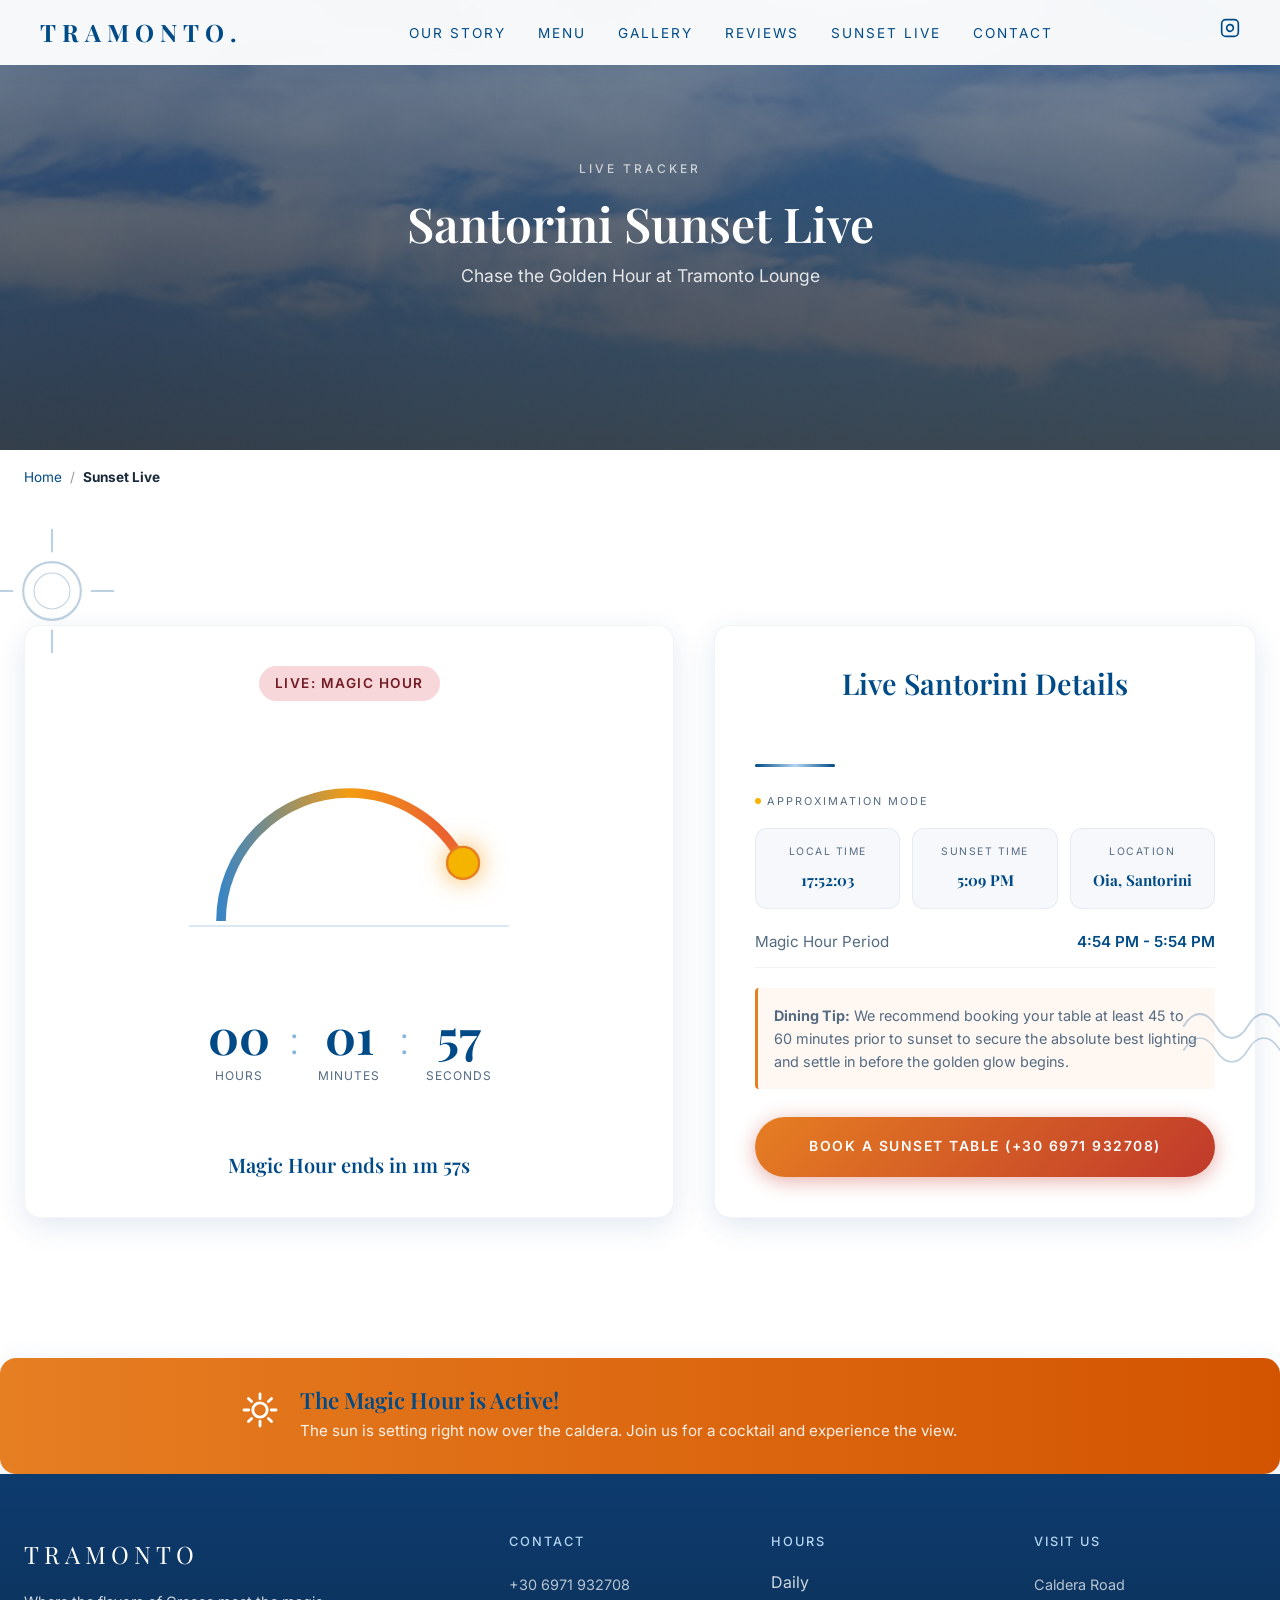
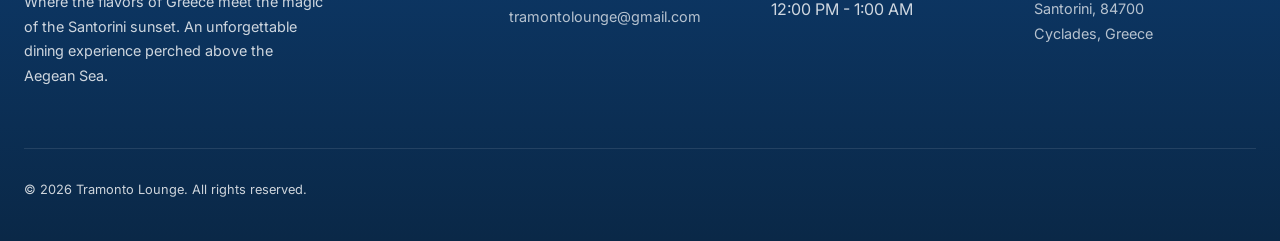
<file: sunset.html>
﻿<!DOCTYPE html>
<html lang="en">

<head>
  <meta charset="UTF-8">
  <meta name="viewport" content="width=device-width, initial-scale=1.0">
  <title>Sunset Live | Tramonto Lounge - Magic Hour & Santorini Sunset Tracker</title>
  <meta name="description"
    content="Track the live countdown to Santorini's world-famous sunset. See the exact magic hour times and reserve your front-row table at Tramonto Lounge.">
  <meta name="robots" content="index, follow">
  <link rel="canonical" href="https://www.tramontosunsetview.com/sunset">

  <!-- Open Graph -->
  <meta property="og:title" content="Sunset Live | Tramonto Lounge - Santorini Sunset Tracker">
  <meta property="og:description"
    content="Track the live countdown to Santorini's world-famous sunset. See the exact magic hour times and reserve your front-row table at Tramonto Lounge.">
  <meta property="og:url" content="https://www.tramontosunsetview.com/sunset">
  <meta property="og:type" content="website">
  <meta property="og:image" content="https://www.tramontosunsetview.com/DSC01561.JPG">
  <meta property="og:site_name" content="Tramonto Lounge">

  <!-- Twitter Card -->
  <meta name="twitter:card" content="summary_large_image">
  <meta name="twitter:title" content="Sunset Live | Tramonto Lounge - Santorini Sunset Tracker">
  <meta name="twitter:description" content="Track the live countdown to Santorini's world-famous sunset.">
  <meta name="twitter:image" content="https://www.tramontosunsetview.com/DSC01561.JPG">

  <!-- Schema.org JSON-LD: BreadcrumbList -->
  <script type="application/ld+json">
  {
    "@context": "https://schema.org",
    "@type": "BreadcrumbList",
    "itemListElement": [
      { "@type": "ListItem", "position": 1, "name": "Home", "item": "https://www.tramontosunsetview.com/" },
      { "@type": "ListItem", "position": 2, "name": "Sunset Live", "item": "https://www.tramontosunsetview.com/sunset" }
    ]
  }
  </script>

  <!-- Fonts -->
  <link rel="preconnect" href="https://fonts.googleapis.com">
  <link rel="preconnect" href="https://fonts.gstatic.com" crossorigin>
  <link
    href="https://fonts.googleapis.com/css2?family=Playfair+Display:ital,wght@0,400;0,600;0,700;1,400&family=Inter:wght@300;400;500;600&display=swap"
    rel="stylesheet">
  <link rel="stylesheet" href="styles.css?v=1.2">
  <link rel="stylesheet" href="responsive.css?v=1.2">
  <link rel="icon" type="image/svg+xml"
    href="data:image/svg+xml,<svg xmlns='http://www.w3.org/2000/svg' viewBox='0 0 100 100'><text y='.9em' font-size='90'>π…</text></svg>">
</head>

<body class="page-transition fade-out">

  <!-- NAVIGATION -->
  <nav class="navbar scrolled" id="navbar" role="navigation" aria-label="Main navigation">
    <div class="nav-logo">
      <a href="./" aria-label="Tramonto Lounge Home">TRAMONTO<span class="logo-dot">.</span></a>
    </div>
    <ul class="nav-links">
      <li><a href="./#story">Our Story</a></li>
      <li><a href="menu">Menu</a></li>
      <li><a href="./#gallery">Gallery</a></li>
      <li><a href="reviews">Reviews</a></li>
      <li><a href="sunset" style="color:var(--primary)">Sunset Live</a></li>
      <li><a href="contact">Contact</a></li>
    </ul>
    <div class="nav-actions">
      <a href="https://www.instagram.com/tramonto_sunsetview/" target="_blank" rel="noopener noreferrer"
        class="nav-instagram" aria-label="Instagram">
        <svg width="20" height="20" viewBox="0 0 24 24" fill="none" stroke="currentColor" stroke-width="2">
          <rect x="2" y="2" width="20" height="20" rx="5" ry="5" />
          <path d="M16 11.37A4 4 0 1 1 12.63 8 4 4 0 0 1 16 11.37z" />
          <line x1="17.5" y1="6.5" x2="17.51" y2="6.5" />
        </svg>
      </a>
    </div>
    <button class="hamburger" id="hamburger" aria-label="Open menu" aria-expanded="false">
      <span></span><span></span><span></span>
    </button>
  </nav>
  <div class="mobile-menu" id="mobile-menu" role="dialog" aria-hidden="true">
    <a href="./#story">Our Story</a>
    <a href="menu">Menu</a>
    <a href="./#gallery">Gallery</a>
    <a href="reviews">Reviews</a>
    <a href="sunset">Sunset Live</a>
    <a href="contact">Contact</a>
  </div>

  <!-- HERO -->
  <header>
    <section class="menu-hero" aria-label="Sunset tracker hero">
      <div class="menu-hero-bg"><img src="images/DSC01561.JPG" alt="Breathtaking Santorini caldera sunset view"
          loading="eager"></div>
      <div class="menu-hero-overlay"></div>
      <div class="menu-hero-content">
        <span class="eyebrow" style="color:rgba(255,255,255,0.7)">Live Tracker</span>
        <h1>Santorini Sunset Live</h1>
        <p>Chase the Golden Hour at Tramonto Lounge</p>
      </div>
    </section>
  </header>

  <main>
    <div class="container">
      <nav class="breadcrumbs" aria-label="Breadcrumb">
        <a href="./">Home</a><span>/</span><strong>Sunset Live</strong>
      </nav>
    </div>

    <!-- SUNSET COUNTER SECTION -->
    <section class="sunset-tracker-section section-pad">
      <!-- Decorations -->
      <div class="aesthetic-decor decor-1" style="top:5%">
        <svg viewBox="0 0 100 100" fill="none" stroke="currentColor" stroke-width="1.2" stroke-linecap="round"
          stroke-linejoin="round">
          <circle cx="50" cy="50" r="16" />
          <circle cx="50" cy="50" r="10" stroke-width="0.6" />
          <path d="M50 28 L50 16" />
          <path d="M50 72 L50 84" />
          <path d="M28 50 L16 50" />
          <path d="M72 50 L84 50" />
        </svg>
      </div>
      <div class="aesthetic-decor decor-4" style="top:50%">
        <svg viewBox="0 0 100 100" fill="none" stroke="currentColor" stroke-width="1.2" stroke-linecap="round"
          stroke-linejoin="round">
          <path d="M8 40 C14 30, 22 30, 28 40 C34 50, 42 50, 48 40 C54 30, 62 30, 68 40" />
          <path d="M8 55 C14 45, 22 45, 28 55 C34 65, 42 65, 48 55 C54 45, 62 45, 68 55" stroke-width="1" />
        </svg>
      </div>

      <div class="container">
        <div class="sunset-grid">

          <!-- Countdown Box -->
          <div class="sunset-card countdown-card fade-in-left">
            <div class="countdown-header">
              <span class="status-badge" id="sunset-status">Calculating...</span>
            </div>

            <div class="solar-dial-container">
              <svg class="solar-dial" viewBox="0 0 200 100">
                <!-- Sky background path/gradient placeholder -->
                <path d="M 20 90 A 80 80 0 0 1 180 90" fill="none" stroke="rgba(255,255,255,0.1)" stroke-width="4"
                  stroke-dasharray="4 4" id="dial-track" />
                <path d="M 20 90 A 80 80 0 0 1 180 90" fill="none" stroke="url(#sun-gradient)" stroke-width="6"
                  id="dial-progress" stroke-dasharray="251" stroke-dashoffset="251" />
                <circle cx="20" cy="90" r="10" id="dial-sun" />
                <defs>
                  <linearGradient id="sun-gradient" x1="0%" y1="0%" x2="100%" y2="0%">
                    <stop offset="0%" stop-color="#3a85c4" />
                    <stop offset="50%" stop-color="#f39c12" />
                    <stop offset="100%" stop-color="#e74c3c" />
                  </linearGradient>
                </defs>
              </svg>
              <div class="dial-horizon"></div>
            </div>

            <div class="timer-display">
              <div class="timer-unit">
                <span class="timer-number" id="time-hours">00</span>
                <span class="timer-label">Hours</span>
              </div>
              <span class="timer-colon">:</span>
              <div class="timer-unit">
                <span class="timer-number" id="time-mins">00</span>
                <span class="timer-label">Minutes</span>
              </div>
              <span class="timer-colon">:</span>
              <div class="timer-unit">
                <span class="timer-number" id="time-secs">00</span>
                <span class="timer-label">Seconds</span>
              </div>
            </div>

            <h3 id="countdown-message" class="countdown-msg">Gathering sunset data...</h3>
          </div>

          <!-- Info & Local Times -->
          <div class="sunset-card info-card fade-in-right">
            <h2 class="menu-section-title">Live Santorini Details</h2>
            <div class="greek-line" style="margin: 15px 0 25px 0;"></div>

            <div class="api-source-label">
                <div class="api-live-dot loading"></div>
                <span id="api-source-status">Connecting to Sunrise-Sunset API...</span>
            </div>

            <div class="sunset-extra-info">
              <div class="sunset-info-chip">
                <span class="chip-label">Local Time</span>
                <span class="chip-value" id="local-time">--:--:--</span>
              </div>
              <div class="sunset-info-chip">
                <span class="chip-label">Sunset Time</span>
                <span class="chip-value" id="sunset-time">--:-- PM</span>
              </div>
              <div class="sunset-info-chip">
                <span class="chip-label">Location</span>
                <span class="chip-value">Oia, Santorini</span>
              </div>
            </div>

            <div class="info-row" style="margin-bottom: 20px;">
              <span class="label">Magic Hour Period</span>
              <span class="value" id="magic-hour-range" style="font-weight:600; color:var(--aegean)">--:-- - --:--</span>
            </div>

            <div class="sunset-tip">
              <strong>Dining Tip:</strong> We recommend booking your table at least 45 to 60 minutes prior to sunset to
              secure the absolute best lighting and settle in before the golden glow begins.
            </div>

            <a href="tel:+306971932708" class="sunset-single-cta">Book a Sunset Table (+30 6971 932708)</a>
          </div>

        </div>
      </div>
    </section>

    <!-- CELEBRATORY MAGIC HOUR BANNER (Shown when active) -->
    <div id="magic-hour-banner" class="magic-hour-banner">
      <div class="banner-content">
        <span class="banner-icon">
          <svg width="40" height="40" viewBox="0 0 100 100" fill="none" stroke="currentColor" stroke-width="7" stroke-linecap="round">
            <circle cx="50" cy="50" r="18"/>
            <line x1="50" y1="22" x2="50" y2="10"/>
            <line x1="50" y1="90" x2="50" y2="78"/>
            <line x1="22" y1="50" x2="10" y2="50"/>
            <line x1="90" y1="50" x2="78" y2="50"/>
            <line x1="29" y1="29" x2="21" y2="21"/>
            <line x1="79" y1="79" x2="71" y2="71"/>
            <line x1="29" y1="71" x2="21" y2="79"/>
            <line x1="71" y1="29" x2="79" y2="21"/>
          </svg>
        </span>
        <div class="banner-text">
          <h3>The Magic Hour is Active!</h3>
          <p>The sun is setting right now over the caldera. Join us for a cocktail and experience the view.</p>
        </div>
      </div>
    </div>
  </main>

  <!-- FOOTER -->
  <footer class="footer" id="contact" role="contentinfo">
    <div class="container">
      <div class="footer-grid">
        <div class="footer-brand">
          <div class="footer-logo">TRAMONTO</div>
          <p>Where the flavors of Greece meet the magic of the Santorini sunset. An unforgettable dining experience
            perched above the Aegean Sea.</p>
        </div>
        <div>
          <h4>Contact</h4>
          <a href="tel:+306971932708">+30 6971 932708</a>
          <a href="mailto:tramontolounge@gmail.com">tramontolounge@gmail.com</a>
        </div>
        <div>
          <h4>Hours</h4>
          <p>Daily</p>
          <p>12:00 PM - 1:00 AM</p>
        </div>
        <div>
          <h4>Visit Us</h4>
          <a href="https://maps.google.com/?q=36.4310,25.4290" target="_blank" rel="noopener noreferrer">Caldera
            Road<br>Santorini, 84700<br>Cyclades, Greece</a>
        </div>
      </div>
      <div class="footer-bottom">
        <p>&copy; 2026 Tramonto Lounge. All rights reserved.</p>
      </div>
    </div>
  </footer>

  <script src="main.js?v=1.2" defer></script>
  <script src="animations.js?v=1.2" defer></script>
</body>

</html>
</file>
<file: styles.css>
/* ===================================
   TRAMONTO LOUNGE - Main Stylesheet
   Santorini Sunset & Aegean Blue Vibes
   =================================== */

:root {
  /* Santorini Palette */
  --primary: #004b87;
  --secondary: #1a65a3;
  --accent: #3a85c4;
  --dark: #002244;
  /* Santorini Blues */
  --aegean: #004b87;
  --aegean-light: #3a85c4;
  --aegean-soft: #85b4d9;
  --sky: #b3d4f0;
  /* Greek Whites & Creams */
  --cream: #f4f9ff;
  --white: #ffffff;
  --warm-white: #ffffff;
  --sand: #eaf2f8;
  /* Text */
  --text: #1a2a3a;
  --text-light: #556b82;
  /* Fonts */
  --font-heading: 'Playfair Display', 'Georgia', serif;
  --font-body: 'Inter', 'Helvetica Neue', sans-serif;
  /* Utils */
  --transition: 0.3s cubic-bezier(0.4, 0, 0.2, 1);
  --shadow-sm: 0 2px 12px rgba(27,77,142,0.08);
  --shadow-md: 0 8px 30px rgba(27,77,142,0.12);
  --shadow-lg: 0 20px 60px rgba(27,77,142,0.15);
  --radius: 16px;
  --max-width: 1280px;
}

/* --- Sunset Mode (6 PM - 10 PM) --- */
body.sunset-mode {
  --primary: #c0392b;
  --secondary: #d35400;
  --accent: #e67e22;
  --dark: #4a1a0a;
  --aegean: #b7472a;
  --aegean-light: #e67e22;
  --aegean-soft: #f0a862;
  --sky: #f5cba7;
  --cream: #fef5ec;
  --warm-white: #fffaf5;
  --sand: #fdebd0;
  --text: #3a1a0a;
  --text-light: #7d5a3c;
  --shadow-sm: 0 2px 12px rgba(192,57,43,0.08);
  --shadow-md: 0 8px 30px rgba(192,57,43,0.12);
  --shadow-lg: 0 20px 60px rgba(192,57,43,0.15);
}

/* --- Night Mode (10 PM - 6 AM) --- */
body.night-mode {
  --primary: #2c3e78;
  --secondary: #34495e;
  --accent: #5b7eb5;
  --dark: #0a0e1a;
  --aegean: #1a2744;
  --aegean-light: #3d5a80;
  --aegean-soft: #5b7eb5;
  --sky: #2c3e5a;
  --cream: #0f1520;
  --warm-white: #121a28;
  --sand: #1a2332;
  --text: #d4dae3;
  --text-light: #8a9bb5;
  --shadow-sm: 0 2px 12px rgba(10,14,26,0.3);
  --shadow-md: 0 8px 30px rgba(10,14,26,0.4);
  --shadow-lg: 0 20px 60px rgba(10,14,26,0.5);
}

/* Smooth transition between modes */
body {
  transition: background-color 2s ease, color 2s ease;
}
h1, h2, h3, h4 {
  transition: color 2s ease;
}

/* Night mode specific overrides */
body.night-mode h1, body.night-mode h2, body.night-mode h3, body.night-mode h4,
body.night-mode .navbar.scrolled .nav-logo a,
body.night-mode .navbar.scrolled .nav-links a,
body.night-mode .navbar.scrolled .nav-reserve,
body.night-mode .navbar.scrolled .nav-instagram,
body.night-mode .story-text .cta-link,
body.night-mode .menu-section-title,
body.night-mode .contact-form h3,
body.night-mode .rating-number {
  color: var(--text);
}
body.night-mode .navbar.scrolled {
  background: rgba(18,26,40,0.95);
}
body.night-mode .highlight-card {
  background: #1a2332;
  border-color: rgba(91,126,181,0.1);
}
body.night-mode .dish-card {
  background: #1a2332;
  border-color: rgba(91,126,181,0.08);
}
body.night-mode .dish-hero {
  background: #1a2332;
  border-color: rgba(91,126,181,0.08);
}
body.night-mode .filter-tab {
  border-color: rgba(91,126,181,0.2);
  color: #b0c4de;
}
body.night-mode .filter-tab:hover {
  background: rgba(91,126,181,0.1);
  border-color: rgba(91,126,181,0.4);
}
body.night-mode .filter-tab.active {
  background: var(--aegean); color: #fff;
  border-color: var(--aegean);
}
body.night-mode .dish-badge {
  background: rgba(26,35,50,0.9);
  color: var(--aegean-light);
}
body.night-mode .dish-category-tag {
  background: rgba(91,126,181,0.15);
  border-color: rgba(91,126,181,0.2);
  color: var(--aegean-light);
}
body.night-mode .dish-hero-desc { color: #8899aa; }
body.night-mode .dish-meta-item { color: #8899aa; }
body.night-mode .counter-text { color: #8899aa; }
body.night-mode .contact-form-wrapper {
  background: #1a2332;
  border-color: rgba(91,126,181,0.08);
}
body.night-mode .form-group input,
body.night-mode .form-group textarea,
body.night-mode .form-group select {
  background: #0f1520;
  border-color: #2c3e5a;
  color: #d4dae3;
}
body.night-mode .menu-item {
  border-bottom-color: rgba(91,126,181,0.15);
}
body.night-mode .footer {
  background: linear-gradient(180deg, #0a0e1a 0%, #050810 100%);
}
body.night-mode .cookie-banner {
  background: #1a2744;
}
body.night-mode .btn-outline { border-color: rgba(91,126,181,0.5); color: #d4dae3; }
body.night-mode .btn-outline:hover { background: rgba(91,126,181,0.1); color: var(--white); }
body.night-mode .btn-dark { border-color: rgba(91,126,181,0.6); color: #d4dae3; }
body.night-mode .btn-dark:hover { background: rgba(91,126,181,0.2); color: var(--white); }
body.night-mode .btn-primary { background: linear-gradient(135deg, #1b4d8e, #2c5c9e); }
body.night-mode .aesthetic-decor svg { color: rgba(255, 255, 255, 0.05); }
body.night-mode .greek-line { background: linear-gradient(90deg, rgba(91,126,181,0.3), rgba(255,255,255,0.15), rgba(91,126,181,0.3)); }

/* Sunset mode specific overrides */
body.sunset-mode .navbar.scrolled {
  background: rgba(255,250,245,0.95);
}
body.sunset-mode .hero-overlay {
  background: linear-gradient(180deg,
    rgba(192,57,43,0.2) 0%,
    rgba(230,126,34,0.15) 30%,
    rgba(74,26,10,0.5) 100%
  );
}
body.sunset-mode .reservations {
  background: linear-gradient(135deg, #b7472a 0%, #e67e22 50%, #c0392b 100%);
}
body.sunset-mode .footer {
  background: linear-gradient(180deg, #4a1a0a 0%, #2a0e05 100%);
}
body.sunset-mode .greek-line {
  background: linear-gradient(90deg, var(--aegean), var(--sky), var(--aegean));
}
body.sunset-mode .mobile-menu {
  background: linear-gradient(135deg, #7a2416 0%, #4a1a0a 100%);
}
body.sunset-mode .cookie-banner {
  background: #b7472a;
}

/* --- Reset --- */
*, *::before, *::after { box-sizing: border-box; margin: 0; padding: 0; }
html { scroll-behavior: smooth; font-size: 16px; }
body {
  font-family: var(--font-body); color: var(--text); background: var(--warm-white);
  line-height: 1.7; overflow-x: hidden; -webkit-font-smoothing: antialiased;
}
img { max-width: 100%; height: auto; display: block; }
a { color: inherit; text-decoration: none; }
button { cursor: pointer; border: none; background: none; font-family: inherit; }
ul { list-style: none; }
h1,h2,h3,h4 { font-family: var(--font-heading); font-weight: 600; line-height: 1.2; color: var(--aegean); }
main { position: relative; }

/* --- Utility --- */
.container { max-width: var(--max-width); margin: 0 auto; padding: 0 24px; }
.section-pad { padding: 100px 0; }
.eyebrow {
  display: block; font-family: var(--font-body); font-size: 0.75rem;
  letter-spacing: 3px; text-transform: uppercase; color: var(--primary);
  margin-bottom: 16px; font-weight: 500;
}
.section-header { text-align: center; margin-bottom: 60px; }
.section-header h2 { font-size: clamp(2rem, 4vw, 3rem); margin-bottom: 8px; }
.section-header p { max-width: 600px; margin: 16px auto 0; color: var(--text-light); font-size: 1.05rem; }
.sr-only { position: absolute; width: 1px; height: 1px; overflow: hidden; clip: rect(0,0,0,0); border: 0; }

/* Greek decorative line */
.greek-line {
  width: 80px; height: 3px; margin: 0 auto 24px;
  background: linear-gradient(90deg, var(--aegean), var(--sky), var(--aegean));
  border-radius: 2px;
}

/* --- Buttons --- */
.btn {
  display: inline-flex; align-items: center; justify-content: center; gap: 8px;
  padding: 16px 36px; border-radius: 50px; font-size: 0.9rem;
  font-weight: 500; letter-spacing: 1px; text-transform: uppercase;
  transition: var(--transition); position: relative; overflow: hidden;
}
.btn-primary {
  background: linear-gradient(135deg, var(--primary), var(--secondary));
  color: var(--white);
}
.btn-primary:hover { transform: translateY(-2px); box-shadow: 0 8px 25px rgba(0,75,135,0.4); }
.btn-outline { border: 2px solid var(--white); color: var(--white); }
.btn-outline:hover { background: var(--white); color: var(--aegean); }
.btn-dark { border: 2px solid var(--aegean); color: var(--aegean); }
.btn-dark:hover { background: var(--aegean); color: var(--white); }
.btn-blue {
  background: linear-gradient(135deg, var(--aegean), var(--aegean-light));
  color: var(--white);
}
.btn-blue:hover { transform: translateY(-2px); box-shadow: 0 8px 25px rgba(27,77,142,0.35); }

/* --- Navigation --- */
.navbar {
  position: fixed; top: 0; left: 0; right: 0; z-index: 1000;
  padding: 20px 40px; display: flex; align-items: center; justify-content: space-between;
  transition: all 0.4s ease;
}
.navbar.scrolled {
  background: rgba(255,255,255,0.95); backdrop-filter: blur(20px);
  padding: 12px 40px; box-shadow: 0 2px 20px rgba(27,77,142,0.08);
}
.navbar.scrolled .nav-logo a,
.navbar.scrolled .nav-links a { color: var(--aegean); }
.navbar.scrolled .hamburger span { background: var(--aegean); }
.nav-logo { flex-shrink: 0; }
.nav-logo a {
  font-family: var(--font-heading); font-size: 1.5rem; letter-spacing: 6px;
  color: var(--white); font-weight: 700; white-space: nowrap;
}
.nav-logo .logo-dot { color: var(--primary); }
.nav-links { display: flex; gap: 32px; align-items: center; }
.nav-links a {
  color: var(--white); font-size: 0.85rem; letter-spacing: 2px;
  text-transform: uppercase; font-weight: 400; position: relative; transition: var(--transition);
}
.nav-links a::after {
  content: ''; position: absolute; bottom: -4px; left: 0; width: 0; height: 2px;
  background: var(--primary); transition: var(--transition);
}
.nav-links a:hover::after { width: 100%; }
.nav-actions { display: flex; align-items: center; gap: 16px; }
.nav-reserve {
  padding: 10px 28px; border: 1px solid rgba(255,255,255,0.6); border-radius: 50px;
  color: var(--white); font-size: 0.8rem; letter-spacing: 2px; text-transform: uppercase;
  transition: var(--transition);
}
.navbar.scrolled .nav-reserve { border-color: var(--aegean); color: var(--aegean); }
.nav-reserve:hover { background: var(--primary); border-color: var(--primary); color: var(--white); }
.nav-instagram { color: var(--white); transition: var(--transition); }
.nav-instagram:hover { color: var(--primary); }
.navbar.scrolled .nav-instagram { color: var(--aegean); }
.hamburger { display: none; flex-direction: column; gap: 6px; cursor: pointer; z-index: 1001; }
.hamburger span { display: block; width: 28px; height: 2px; background: var(--white); transition: var(--transition); }
.hamburger.active span:nth-child(1) { transform: rotate(45deg) translate(5px, 6px); }
.hamburger.active span:nth-child(2) { opacity: 0; transform: translateX(-10px); }
.hamburger.active span:nth-child(3) { transform: rotate(-45deg) translate(5px, -6px); }

/* Mobile Menu */
.mobile-menu {
  position: fixed; inset: 0; z-index: 999;
  background: linear-gradient(135deg, var(--aegean) 0%, #0D3B6E 100%);
  display: flex; flex-direction: column; align-items: center; justify-content: center;
  opacity: 0; pointer-events: none; transition: opacity 0.4s ease;
}
.mobile-menu.active { opacity: 1; pointer-events: all; }
.mobile-menu a {
  font-family: var(--font-heading); font-size: 2rem; color: var(--white);
  padding: 16px 0; letter-spacing: 3px; transition: var(--transition);
}
.mobile-menu a:hover { color: var(--primary); }

/* --- Hero --- */
.hero {
  position: relative; height: 100vh; min-height: 600px;
  display: flex; align-items: center; justify-content: center; overflow: hidden;
}
.hero-bg { position: absolute; inset: 0; z-index: 0; }
.hero-bg img { width: 100%; height: 100%; object-fit: cover; will-change: transform; }
.hero-bg video { width: 100%; height: 100%; object-fit: cover; will-change: transform; }
.hero-overlay {
  position: absolute; inset: 0; z-index: 1;
  background: linear-gradient(180deg,
    rgba(0,20,50,0.1) 0%,
    rgba(0,30,60,0.15) 40%,
    rgba(0,34,68,0.55) 100%
  );
}
.hero-content {
  position: relative; z-index: 2; text-align: center; max-width: 800px; padding: 0 24px;
}
.hero-content h1 {
  font-size: clamp(2.2rem, 5vw, 3.8rem); color: var(--white);
  margin-bottom: 20px; font-weight: 600; line-height: 1.15;
  text-shadow: 0 2px 20px rgba(0,0,0,0.3);
}
.hero-content .hero-sub {
  font-size: clamp(1rem, 2vw, 1.3rem); color: rgba(255,255,255,0.9);
  font-weight: 300; margin-bottom: 40px; letter-spacing: 1px;
}
.hero-buttons { display: flex; gap: 16px; justify-content: center; flex-wrap: wrap; }
.scroll-indicator {
  position: absolute; bottom: 40px; left: 50%; transform: translateX(-50%);
  z-index: 2; display: flex; flex-direction: column; align-items: center; gap: 8px;
  color: rgba(255,255,255,0.7); font-size: 0.7rem; letter-spacing: 3px; text-transform: uppercase;
}
.scroll-indicator .line {
  width: 1px; height: 40px; background: rgba(255,255,255,0.4);
  animation: scrollPulse 2s ease infinite;
}
@keyframes scrollPulse { 0%,100% { opacity: 0.4; transform: scaleY(0.6); } 50% { opacity: 1; transform: scaleY(1); } }

/* --- Story --- */
.story { overflow: hidden; background: var(--white); }
.story-grid { display: grid; grid-template-columns: 1fr 1fr; gap: 80px; align-items: center; }
.story-image {
  position: relative; border-radius: var(--radius); overflow: hidden;
  box-shadow: var(--shadow-md);
}
.story-image img { width: 100%; height: 500px; object-fit: cover; transition: transform 0.6s ease; }
.story-image:hover img { transform: scale(1.03); }
/* Santorini blue accent border */
.story-image::before {
  content: ''; position: absolute; top: -8px; left: -8px; right: -8px; bottom: -8px;
  border: 2px solid var(--aegean-soft); border-radius: 20px; z-index: -1; opacity: 0.3;
}
.story-text h2 { font-size: clamp(1.8rem, 3vw, 2.5rem); margin-bottom: 24px; }
.story-text p { color: #555; font-size: 1.05rem; margin-bottom: 16px; line-height: 1.85; }
.story-text .cta-link {
  display: inline-flex; align-items: center; gap: 8px;
  color: var(--primary); font-weight: 500; font-size: 0.9rem;
  letter-spacing: 1px; text-transform: uppercase; margin-top: 16px; transition: var(--transition);
}
.story-text .cta-link:hover { gap: 14px; color: var(--aegean); }

/* --- Highlights --- */
.highlights { background: linear-gradient(180deg, var(--cream) 0%, var(--warm-white) 100%); }
.highlights-grid { display: grid; grid-template-columns: repeat(3, 1fr); gap: 40px; }
.highlight-card {
  background: var(--white); border-radius: var(--radius); padding: 48px 36px;
  text-align: center; transition: var(--transition); position: relative; overflow: hidden;
  border: 1px solid rgba(27,77,142,0.06);
}
.highlight-card::before {
  content: ''; position: absolute; top: 0; left: 0; right: 0; height: 4px;
  background: linear-gradient(90deg, var(--aegean), var(--sky), var(--aegean));
  transform: scaleX(0); transition: transform 0.4s ease; transform-origin: left;
}
.highlight-card:hover { transform: translateY(-8px); box-shadow: var(--shadow-md); }
.highlight-card:hover::before { transform: scaleX(1); }
.highlight-icon {
  width: 72px; height: 72px; margin: 0 auto 24px;
  background: linear-gradient(135deg, rgba(0,75,135,0.08), rgba(58,133,196,0.08));
  border-radius: 50%; display: flex; align-items: center; justify-content: center;
  font-size: 1.8rem;
}
.highlight-card h3 { font-size: 1.3rem; margin-bottom: 12px; color: var(--aegean); }
.highlight-card p { color: var(--text-light); font-size: 0.95rem; line-height: 1.7; }

/* --- Dishes --- */
.dishes { background: var(--white); }

/* Filter Tabs */
.dishes-filter {
  display: flex; justify-content: center; gap: 8px;
  margin-bottom: 48px; flex-wrap: wrap;
}
.filter-tab {
  padding: 10px 28px; border: 2px solid rgba(0,75,135,0.15);
  border-radius: 50px; background: transparent; color: var(--text);
  font-family: var(--font-body); font-size: 0.9rem; font-weight: 500;
  cursor: pointer; transition: all 0.4s cubic-bezier(0.16, 1, 0.3, 1);
  letter-spacing: 0.02em;
}
.filter-tab:hover {
  border-color: var(--aegean); color: var(--aegean);
  background: rgba(0,75,135,0.04);
}
.filter-tab.active {
  background: var(--aegean); color: #fff; border-color: var(--aegean);
  box-shadow: 0 4px 16px rgba(0,75,135,0.25);
}

/* Hero Dish */
.dish-hero {
  display: grid; grid-template-columns: 1.1fr 1fr; gap: 0;
  border-radius: var(--radius); overflow: hidden;
  background: var(--warm-white); box-shadow: var(--shadow-md);
  margin-bottom: 48px; border: 1px solid rgba(27,77,142,0.06);
  transition: all 0.6s cubic-bezier(0.16, 1, 0.3, 1);
}
.dish-hero:hover { box-shadow: var(--shadow-lg); transform: translateY(-4px); }
.dish-hero-img {
  position: relative; height: 400px; overflow: hidden;
}
.dish-hero-img img {
  width: 100%; height: 100%; object-fit: cover;
  transition: transform 1s cubic-bezier(0.16, 1, 0.3, 1), filter 0.8s ease;
  filter: saturate(1.05);
}
.dish-hero:hover .dish-hero-img img {
  transform: scale(1.08); filter: saturate(1.15) contrast(1.05);
}
.dish-hero-badge {
  position: absolute; top: 20px; left: 20px;
  background: linear-gradient(135deg, var(--aegean), var(--aegean-light));
  color: #fff; padding: 8px 20px; border-radius: 50px;
  font-size: 0.8rem; font-weight: 600; letter-spacing: 0.06em;
  text-transform: uppercase; box-shadow: 0 4px 16px rgba(0,75,135,0.3);
  backdrop-filter: blur(4px);
}
.dish-hero-content {
  padding: 48px 44px; display: flex; flex-direction: column;
  justify-content: center; gap: 16px;
}
.dish-category-tag {
  display: inline-block; width: fit-content;
  font-size: 0.75rem; font-weight: 600; text-transform: uppercase;
  letter-spacing: 0.1em; color: var(--aegean-light);
  padding: 4px 14px; border-radius: 50px;
  background: rgba(0,75,135,0.08); border: 1px solid rgba(0,75,135,0.12);
}
.dish-hero-content h3 {
  font-family: var(--font-heading); font-size: 2rem;
  color: var(--aegean); margin: 0; line-height: 1.2;
}
.dish-hero-desc {
  font-size: 1.05rem; line-height: 1.7; color: var(--text-light);
  margin: 0;
}
.dish-hero-meta {
  display: flex; gap: 24px; margin-top: 8px;
}
.dish-meta-item {
  display: flex; align-items: center; gap: 8px;
  font-size: 0.85rem; color: var(--text-light); font-weight: 500;
}
.dish-meta-item svg { color: var(--aegean-light); flex-shrink: 0; }

/* Dish Grid */
.dishes-grid {
  display: grid; grid-template-columns: repeat(auto-fill, minmax(280px, 1fr)); gap: 28px;
  transition: all 0.4s ease;
}
.dish-card {
  border-radius: var(--radius); overflow: hidden; background: var(--warm-white);
  box-shadow: var(--shadow-sm); transition: all 0.6s cubic-bezier(0.16, 1, 0.3, 1);
  border: 1px solid rgba(27,77,142,0.05);
}
.dish-card.hidden {
  display: none;
}
.dish-card.fade-out {
  opacity: 0; transform: scale(0.95); pointer-events: none;
}
.dish-card:hover { transform: translateY(-12px); box-shadow: var(--shadow-lg); }
.dish-img {
  position: relative; height: 260px; overflow: hidden;
  background: linear-gradient(135deg, var(--cream), var(--sand));
}
.dish-img::after {
  content: ''; position: absolute; inset: 0;
  background: linear-gradient(180deg, transparent 50%, rgba(0, 34, 68, 0.4) 100%);
  opacity: 0; transition: opacity 0.6s ease; pointer-events: none;
}
.dish-card:hover .dish-img::after { opacity: 1; }
.dish-img img {
  width: 100%; height: 100%; object-fit: cover;
  transition: transform 0.8s cubic-bezier(0.16, 1, 0.3, 1), filter 0.8s ease;
  filter: saturate(1.05);
}
.dish-card:hover .dish-img img { transform: scale(1.15) rotate(-1.5deg); filter: saturate(1.2) contrast(1.05); }

/* Category Badge on Card */
.dish-badge {
  position: absolute; top: 14px; right: 14px;
  background: rgba(255,255,255,0.92); backdrop-filter: blur(8px);
  color: var(--aegean); padding: 5px 14px; border-radius: 50px;
  font-size: 0.72rem; font-weight: 600; letter-spacing: 0.06em;
  text-transform: uppercase; z-index: 2;
  box-shadow: 0 2px 8px rgba(0,0,0,0.08);
  transition: all 0.4s ease;
}
.dish-card:hover .dish-badge {
  background: var(--aegean); color: #fff;
  box-shadow: 0 4px 12px rgba(0,75,135,0.3);
}

.dish-info { padding: 22px 24px; transition: transform 0.6s cubic-bezier(0.16, 1, 0.3, 1); }
.dish-card:hover .dish-info { transform: translateY(-4px); }
.dish-info h3 { font-size: 1.1rem; margin-bottom: 6px; color: var(--aegean); transition: color 0.4s ease; font-weight: 600; }
.dish-card:hover .dish-info h3 { color: var(--primary); }
.dish-info p { color: #888; font-size: 0.88rem; margin: 0; line-height: 1.5; }

/* Dish Counter */
.dishes-counter {
  text-align: center; margin-top: 32px; margin-bottom: 8px;
}
.counter-text {
  font-size: 0.88rem; color: var(--text-light);
  letter-spacing: 0.02em;
}
.dishes-count { color: var(--aegean); }

.dishes-cta { text-align: center; margin-top: 40px; }

/* --- Gallery --- */
.gallery {
  background: linear-gradient(180deg, var(--cream) 0%, var(--warm-white) 100%);
}
.gallery-grid {
  display: grid; grid-template-columns: repeat(4, 1fr);
  grid-auto-rows: 250px; gap: 16px;
}
.gallery-item {
  position: relative; border-radius: var(--radius); overflow: hidden; cursor: pointer;
}
.gallery-item img { width: 100%; height: 100%; object-fit: cover; transition: transform 0.6s ease; }
.gallery-item:hover img { transform: scale(1.08); }
.gallery-item::after {
  content: ''; position: absolute; inset: 0;
  background: linear-gradient(180deg, transparent 40%, rgba(27,77,142,0.4) 100%);
  opacity: 0; transition: opacity 0.3s ease;
}
.gallery-item:hover::after { opacity: 1; }
.gallery-item:nth-child(1) { grid-column: span 2; grid-row: span 2; }
.gallery-item:nth-child(4) { grid-column: span 2; }
.gallery-caption {
  text-align: center; margin-top: 24px; color: var(--aegean-soft);
  font-style: italic; font-size: 1rem; font-family: var(--font-heading);
}

/* --- Lightbox --- */
.lightbox {
  position: fixed; inset: 0; z-index: 9999; background: rgba(13,59,110,0.95);
  display: flex; align-items: center; justify-content: center;
  opacity: 0; pointer-events: none; transition: opacity 0.3s ease;
}
.lightbox.active { opacity: 1; pointer-events: all; }
.lightbox img { max-width: 90vw; max-height: 85vh; object-fit: contain; border-radius: 8px; }
.lightbox-close {
  position: absolute; top: 24px; right: 32px; color: var(--white);
  font-size: 2rem; cursor: pointer; z-index: 10000; transition: var(--transition);
}
.lightbox-close:hover { color: var(--primary); }
.lightbox-nav {
  position: absolute; top: 50%; transform: translateY(-50%);
  color: var(--white); font-size: 2.5rem; cursor: pointer; padding: 16px;
  transition: var(--transition); background: rgba(255,255,255,0.1);
  border-radius: 50%; width: 56px; height: 56px;
  display: flex; align-items: center; justify-content: center;
}
.lightbox-nav:hover { background: rgba(255,107,53,0.5); }
.lightbox-prev { left: 24px; }
.lightbox-next { right: 24px; }

/* --- Atmosphere --- */
.atmosphere {
  position: relative; min-height: 500px;
  display: flex; align-items: center; justify-content: center; overflow: hidden;
}
.atmosphere-bg { position: absolute; inset: 0; }
.atmosphere-bg img { width: 100%; height: 100%; object-fit: cover; }
.atmosphere-overlay {
  position: absolute; inset: 0;
  background: linear-gradient(135deg, rgba(27,77,142,0.65), rgba(114,47,55,0.5));
}
.atmosphere-content {
  position: relative; z-index: 2; text-align: center; max-width: 700px; padding: 80px 24px;
}
.atmosphere-content h2 { color: var(--white); font-size: clamp(2rem, 4vw, 3rem); margin-bottom: 24px; }
.atmosphere-content p { color: rgba(255,255,255,0.9); font-size: 1.1rem; line-height: 1.85; }

/* --- Reservations --- */
.reservations {
  text-align: center; padding: 100px 24px; position: relative; overflow: hidden;
}
.reservations-bg {
  position: absolute; top: 0; left: 0; width: 100%; height: 100%; z-index: 0;
}
.reservations-bg img {
  width: 100%; height: 100%; object-fit: cover;
}
.reservations-overlay {
  position: absolute; top: 0; left: 0; width: 100%; height: 100%;
  background: linear-gradient(135deg, rgba(13,59,110,0.85), rgba(27,77,142,0.7));
  z-index: 1;
}
.reservations .container {
  position: relative; z-index: 2;
}
/* Decorative wave at top */
.reservations::before {
  content: ''; position: absolute; top: -2px; left: 0; right: 0; height: 40px;
  background: var(--warm-white);
  clip-path: ellipse(55% 100% at 50% 0%);
}
.reservations h2 { color: var(--white); font-size: clamp(2rem, 4vw, 3rem); margin-bottom: 16px; }
.reservations p {
  color: rgba(255,255,255,0.9); font-size: 1.1rem; margin-bottom: 40px;
  max-width: 500px; margin-left: auto; margin-right: auto;
}

/* --- Footer Waves Animation --- */
.ocean-waves {
  position: relative; width: 100%; height: 10vh; min-height: 80px; max-height: 120px;
  margin-bottom: -5px; /* Prevent gap */
  overflow: hidden;
}
.waves {
  position: absolute; bottom: 0; width: 100%; height: 100%;
}
.parallax > use {
  animation: move-forever 25s cubic-bezier(.55,.5,.45,.5) infinite;
}
.parallax > use:nth-child(1) { animation-delay: -2s; animation-duration: 7s; }
.parallax > use:nth-child(2) { animation-delay: -3s; animation-duration: 10s; }
.parallax > use:nth-child(3) { animation-delay: -4s; animation-duration: 13s; }
.parallax > use:nth-child(4) { animation-delay: -5s; animation-duration: 20s; }

@keyframes move-forever {
  0% { transform: translate3d(-90px,0,0); }
  100% { transform: translate3d(85px,0,0); }
}

/* --- Footer --- */
.footer {
  background: linear-gradient(180deg, #0D3B6E 0%, #0A2847 100%);
  color: rgba(255,255,255,0.8); padding: 60px 0 40px; position: relative; z-index: 10;
}
.footer-grid { display: grid; grid-template-columns: 2fr 1fr 1fr 1fr; gap: 40px; margin-bottom: 60px; }
.footer-brand .footer-logo {
  font-family: var(--font-heading); font-size: 1.5rem; color: var(--white);
  letter-spacing: 5px; margin-bottom: 16px;
}
.footer-brand p { font-size: 0.9rem; line-height: 1.7; max-width: 300px; }
.footer h4 {
  font-size: 0.8rem; letter-spacing: 2px; text-transform: uppercase;
  color: var(--sky); margin-bottom: 20px; font-family: var(--font-body); font-weight: 500;
}
.footer a { color: rgba(255,255,255,0.7); transition: var(--transition); font-size: 0.9rem; display: block; padding: 4px 0; }
.footer a:hover { color: var(--primary); }
.footer-bottom {
  border-top: 1px solid rgba(255,255,255,0.1); padding-top: 30px;
  display: flex; justify-content: space-between; align-items: center; font-size: 0.8rem;
}
.footer-social a { display: inline-flex; align-items: center; gap: 8px; }

/* Map */
.map-embed { border-radius: 12px; overflow: hidden; margin-top: 16px; border: 2px solid rgba(255,255,255,0.1); }
.map-embed iframe { width: 100%; height: 200px; border: 0; filter: saturate(0.8) contrast(1.1); }

/* --- Breadcrumbs --- */
.breadcrumbs { padding: 16px 0; font-size: 0.85rem; }
.breadcrumbs a { color: var(--primary); }
.breadcrumbs span { color: #999; margin: 0 8px; }

/* --- Animations --- */
.fade-in { opacity: 0; transform: translateY(30px); transition: opacity 0.8s ease, transform 0.8s ease; }
.fade-in.visible { opacity: 1; transform: translateY(0); }
.fade-in-left { opacity: 0; transform: translateX(-40px); transition: opacity 0.8s ease, transform 0.8s ease; }
.fade-in-left.visible { opacity: 1; transform: translateX(0); }
.fade-in-right { opacity: 0; transform: translateX(40px); transition: opacity 0.8s ease, transform 0.8s ease; }
.fade-in-right.visible { opacity: 1; transform: translateX(0); }
.stagger-item { opacity: 0; transform: translateY(20px); transition: opacity 0.6s ease, transform 0.6s ease; }
.stagger-item.visible { opacity: 1; transform: translateY(0); }

@media (prefers-reduced-motion: reduce) {
  *, *::before, *::after { animation-duration: 0.01ms !important; transition-duration: 0.01ms !important; }
  .fade-in, .fade-in-left, .fade-in-right, .stagger-item { opacity: 1; transform: none; }
}

/* --- Menu Page --- */
.menu-hero {
  position: relative; height: 50vh; min-height: 350px;
  display: flex; align-items: center; justify-content: center; overflow: hidden;
}
.menu-hero-bg { position: absolute; inset: 0; }
.menu-hero-bg img { width: 100%; height: 100%; object-fit: cover; }
.menu-hero-overlay {
  position: absolute; inset: 0;
  background: linear-gradient(180deg, rgba(27,77,142,0.4), rgba(44,44,44,0.65));
}
.menu-hero-content { position: relative; z-index: 2; text-align: center; }
.menu-hero-content h1 { color: var(--white); font-size: clamp(2rem, 4vw, 3rem); margin-bottom: 8px; }
.menu-hero-content p { color: rgba(255,255,255,0.85); font-size: 1.1rem; }

.menu-page { padding: 80px 0; position: relative; overflow: hidden; }
.menu-section { margin-bottom: 80px; position: relative; z-index: 2; text-align: center; }
.menu-section-title {
  display: inline-flex; flex-direction: column; align-items: center; gap: 16px;
  font-family: var(--font-heading); font-size: 1.8rem; color: var(--aegean);
  border-bottom: none; margin-bottom: 48px; padding-bottom: 0; width: 100%;
}
.section-icon { width: 45px; height: 45px; color: var(--aegean-soft); }
.menu-items-grid { display: grid; grid-template-columns: 1fr 1fr; gap: 24px 64px; text-align: left; }
.menu-item {
  padding: 18px 0; border-bottom: 1px dashed rgba(27,77,142,0.15); transition: var(--transition);
}
.menu-item:hover { padding-left: 8px; border-bottom-color: var(--aegean-soft); }
.menu-item h3 {
  font-size: 1.05rem; font-weight: 500; font-family: var(--font-body);
  margin-bottom: 4px; color: var(--text);
}
.menu-item p { font-size: 0.85rem; color: #999; font-style: italic; }
.menu-divider {
  width: 120px; height: 12px; margin: 0 auto 80px; background: none;
  background-image: url("data:image/svg+xml,%3Csvg viewBox='0 0 100 20' xmlns='http://www.w3.org/2000/svg'%3E%3Cpath d='M0 10 Q 12.5 0, 25 10 T 50 10 T 75 10 T 100 10' fill='none' stroke='%2385b4d9' stroke-width='2' stroke-linecap='round'/%3E%3C/svg%3E");
  background-repeat: repeat-x; border-radius: 0; opacity: 0.6;
}

/* Handdrawn Aesthetic Decorations */
.aesthetic-decor {
  position: absolute;
  opacity: 0.25; /* Maximized presence */
  color: var(--aegean);
  z-index: 1;
  pointer-events: none;
  animation: floatDecor 8s ease-in-out infinite;
}
@keyframes floatDecor {
  0%, 100% { transform: translateY(0) rotate(0deg) scale(1); }
  50% { transform: translateY(-20px) rotate(3deg) scale(1.05); }
}
.aesthetic-decor svg {
  width: 100%;
  height: 100%;
}
.decor-1 { top: 2%; left: -3%; width: 180px; height: 180px; }
.decor-2 { top: 8%; right: -2%; width: 150px; height: 150px; animation-delay: 1s; }
.decor-3 { top: 18%; left: 5%; width: 220px; height: 220px; animation-delay: 2s; }
.decor-4 { top: 25%; right: -4%; width: 160px; height: 160px; animation-delay: 1.5s; }
.decor-5 { top: 35%; left: -6%; width: 250px; height: 250px; animation-delay: 3s; }
.decor-6 { top: 45%; right: 5%; width: 190px; height: 190px; animation-delay: 0.5s; }
.decor-7 { top: 55%; left: 2%; width: 180px; height: 180px; animation-delay: 2.5s; }
.decor-8 { top: 65%; right: -5%; width: 240px; height: 240px; animation-delay: 1.2s; }
.decor-9 { top: 72%; left: -4%; width: 200px; height: 200px; animation-delay: 3.5s; }
.decor-10 { top: 82%; right: 4%; width: 170px; height: 170px; animation-delay: 0.8s; }
.decor-11 { top: 92%; left: 6%; width: 210px; height: 210px; animation-delay: 2.8s; }


/* --- Contact Page --- */
.contact-page { position: relative; overflow: hidden; }
.contact-grid {
  display: grid; grid-template-columns: 1fr 1.2fr; gap: 60px; margin-bottom: 60px;
}
.contact-info { z-index: 2; position: relative; }
.info-item {
  display: flex; gap: 16px; margin-bottom: 32px;
}
.info-icon {
  width: 48px; height: 48px; flex-shrink: 0;
  background: linear-gradient(135deg, rgba(0,75,135,0.08), rgba(58,133,196,0.08));
  border-radius: 50%; display: flex; align-items: center; justify-content: center;
  color: var(--aegean);
}
.info-item h4 { font-family: var(--font-body); font-size: 1.1rem; margin-bottom: 4px; }
.info-item p, .info-item a { color: var(--text-light); font-size: 0.95rem; line-height: 1.6; }
.info-item a { transition: var(--transition); }
.info-item a:hover { color: var(--primary); }

.contact-form-wrapper {
  background: var(--white);
  padding: 40px; border-radius: var(--radius);
  box-shadow: var(--shadow-lg); z-index: 2; position: relative;
  border: 1px solid rgba(0,75,135,0.05);
}
.contact-form h3 { font-size: 1.8rem; margin-bottom: 24px; color: var(--aegean); }
.form-row { display: grid; grid-template-columns: 1fr 1fr; gap: 20px; }
.form-group { margin-bottom: 20px; }
.form-group label {
  display: block; font-size: 0.85rem; font-weight: 500; margin-bottom: 8px; color: var(--text);
  letter-spacing: 0.5px;
}
.form-group input, .form-group textarea, .form-group select {
  width: 100%; padding: 14px 16px;
  border: 1px solid #e0e0e0; border-radius: 8px;
  font-family: var(--font-body); font-size: 0.95rem;
  background: var(--warm-white); transition: var(--transition);
}
.form-group input:focus, .form-group textarea:focus, .form-group select:focus {
  outline: none; border-color: var(--aegean-soft); box-shadow: 0 0 0 3px rgba(133,180,217,0.2);
}
.large-map {
  border-radius: var(--radius); overflow: hidden; height: 400px;
  box-shadow: var(--shadow-md); z-index: 2; position: relative;
}
.large-map iframe { width: 100%; height: 100%; border: 0; }

/* Cookie Banner */
.cookie-banner {
  position: fixed; bottom: 0; left: 0; right: 0; z-index: 9998;
  background: var(--aegean); color: var(--white); padding: 20px 32px;
  display: flex; align-items: center; justify-content: space-between; gap: 24px;
  transform: translateY(100%); transition: transform 0.4s ease;
}
.cookie-banner.show { transform: translateY(0); }
.cookie-banner p { font-size: 0.85rem; max-width: 600px; }
.cookie-btn {
  padding: 10px 24px; border-radius: 50px; font-size: 0.8rem;
  letter-spacing: 1px; text-transform: uppercase; transition: var(--transition);
}
.cookie-accept { background: var(--primary); color: var(--white); }
.cookie-decline { border: 1px solid rgba(255,255,255,0.3); color: var(--white); }

/* --- Instagram Feed --- */
.insta-grid { display: grid; grid-template-columns: repeat(5, 1fr); gap: 0; width: 100%; overflow: hidden; margin-top: 20px; }
.insta-item { position: relative; aspect-ratio: 1/1; overflow: hidden; display: block; }
.insta-item img { width: 100%; height: 100%; object-fit: cover; transition: transform 0.6s ease; }
.insta-overlay {
  position: absolute; inset: 0; background: rgba(0,75,135,0.6);
  display: flex; align-items: center; justify-content: center;
  color: var(--white); opacity: 0; transition: opacity 0.4s ease;
}
.insta-item:hover img { transform: scale(1.1); }
.insta-item:hover .insta-overlay { opacity: 1; }

/* --- Custom Scrollbar --- */
::-webkit-scrollbar { width: 6px; }
::-webkit-scrollbar-track { background: var(--warm-white); }
::-webkit-scrollbar-thumb { background: var(--aegean-soft); border-radius: 10px; }
::-webkit-scrollbar-thumb:hover { background: var(--aegean); }

/* --- Custom Cursor: Hand-Drawn Santorini Sun --- */
body.custom-cursor-enabled { cursor: none; }
body.custom-cursor-enabled a, 
body.custom-cursor-enabled button, 
body.custom-cursor-enabled input, 
body.custom-cursor-enabled textarea, 
body.custom-cursor-enabled select, 
body.custom-cursor-enabled .gallery-item, 
body.custom-cursor-enabled .dish-card, 
body.custom-cursor-enabled .lightbox-close, 
body.custom-cursor-enabled .lightbox-nav { 
  cursor: none !important; 
}

.custom-cursor {
  position: fixed; width: 12px; height: 12px;
  background: url("data:image/svg+xml,%3Csvg xmlns='http://www.w3.org/2000/svg' viewBox='0 0 24 24' fill='none' stroke='%23c44d32' stroke-width='1.8' stroke-linecap='round'%3E%3Ccircle cx='12' cy='12' r='4'/%3E%3Cline x1='12' y1='2' x2='12' y2='5'/%3E%3Cline x1='12' y1='19' x2='12' y2='22'/%3E%3Cline x1='2' y1='12' x2='5' y2='12'/%3E%3Cline x1='19' y1='12' x2='22' y2='12'/%3E%3Cline x1='4.93' y1='4.93' x2='7.05' y2='7.05'/%3E%3Cline x1='16.95' y1='16.95' x2='19.07' y2='19.07'/%3E%3Cline x1='4.93' y1='19.07' x2='7.05' y2='16.95'/%3E%3Cline x1='16.95' y1='7.05' x2='19.07' y2='4.93'/%3E%3C/svg%3E") center/contain no-repeat;
  border-radius: 0; pointer-events: none; z-index: 10000;
  transform: translate(-50%, -50%);
  transition: transform 0.15s ease, width 0.3s ease, height 0.3s ease;
  display: none; /* Hidden by default, shown via JS */
}
body.custom-cursor-enabled .custom-cursor {
  display: block;
}
.custom-cursor-follower {
  position: fixed; width: 36px; height: 36px;
  background: url("data:image/svg+xml,%3Csvg xmlns='http://www.w3.org/2000/svg' viewBox='0 0 40 40' fill='none' stroke='%23d48268' stroke-width='0.7' stroke-linecap='round' stroke-dasharray='3 4'%3E%3Ccircle cx='20' cy='20' r='18'/%3E%3C/svg%3E") center/contain no-repeat;
  border: none; border-radius: 0;
  pointer-events: none; z-index: 9999;
  transform: translate(-50%, -50%);
  transition: width 0.35s cubic-bezier(0.16,1,0.3,1), height 0.35s cubic-bezier(0.16,1,0.3,1), background 0.35s ease;
  display: none; /* Hidden by default, shown via JS */
}
body.custom-cursor-enabled .custom-cursor-follower {
  display: block;
}
.custom-cursor-follower.hover-active {
  width: 56px; height: 56px;
  background: url("data:image/svg+xml,%3Csvg xmlns='http://www.w3.org/2000/svg' viewBox='0 0 56 56' fill='none' stroke='%23c44d32' stroke-width='0.8' stroke-linecap='round'%3E%3Ccircle cx='28' cy='28' r='26' stroke-dasharray='4 3'/%3E%3Cpath d='M28 4 Q30 8 28 10' stroke-width='0.6'/%3E%3Cpath d='M28 46 Q26 50 28 52' stroke-width='0.6'/%3E%3Cpath d='M4 28 Q8 26 10 28' stroke-width='0.6'/%3E%3Cpath d='M46 28 Q50 30 52 28' stroke-width='0.6'/%3E%3C/svg%3E") center/contain no-repeat;
}

/* Hide custom cursor on touch devices */
@media (pointer: coarse), (max-width: 1024px) {
  body, a, button, input, textarea, select, .gallery-item, .dish-card, .lightbox-close, .lightbox-nav { cursor: auto !important; }
  .custom-cursor, .custom-cursor-follower { display: none !important; }
}

/* --- Preloader --- */
#preloader {
  position: fixed; top: 0; left: 0; width: 100%; height: 100%;
  background: var(--white); z-index: 999999;
  display: flex; flex-direction: column; align-items: center; justify-content: center;
  transition: opacity 0.8s ease-out, visibility 0.8s;
}
.preloader-sun {
  width: 120px; height: 120px; color: var(--aegean); margin-bottom: 24px;
}
.sun-path {
  stroke-dasharray: 200; stroke-dashoffset: 200;
  animation: drawSun 2s ease-in-out forwards;
}
.preloader-text {
  font-family: var(--font-heading); font-size: 1.6rem; letter-spacing: 6px;
  color: var(--aegean); opacity: 0;
  animation: fadeInText 1s ease-in-out 1.2s forwards;
}
@keyframes drawSun {
  to { stroke-dashoffset: 0; }
}
@keyframes fadeInText {
  to { opacity: 1; }
}
body.loaded #preloader {
  opacity: 0; visibility: hidden;
}

/* --- Menu Hero Illustration --- */
.menu-hero-illustration {
  position: absolute; z-index: 2;
  width: 60%; max-width: 700px;
  left: 50%; bottom: 10%;
  transform: translateX(-50%);
  opacity: 0.15;
  mix-blend-mode: soft-light;
  filter: brightness(2) contrast(0.8);
  pointer-events: none;
}

/* --- Back to Top Button --- */
.back-to-top {
  position: fixed; bottom: 32px; right: 32px; z-index: 997;
  width: 48px; height: 48px; border-radius: 50%;
  background: linear-gradient(135deg, var(--aegean), var(--aegean-light));
  color: var(--white); border: none; cursor: pointer;
  display: flex; align-items: center; justify-content: center;
  box-shadow: 0 4px 20px rgba(0,75,135,0.3);
  opacity: 0; visibility: hidden;
  transform: translateY(20px);
  transition: opacity 0.4s ease, visibility 0.4s ease, transform 0.4s ease, background 0.3s ease;
}
.back-to-top.visible {
  opacity: 1; visibility: visible; transform: translateY(0);
}
.back-to-top:hover {
  background: linear-gradient(135deg, var(--aegean-light), var(--aegean));
  box-shadow: 0 6px 28px rgba(0,75,135,0.45);
  transform: translateY(-3px);
}
.back-to-top svg {
  width: 20px; height: 20px;
}

/* --- Reviews Page --- */
.reviews-page { position: relative; overflow: hidden; }
.reviews-summary {
  display: flex; gap: 60px; align-items: center; justify-content: center;
  padding: 48px; background: var(--white); border-radius: var(--radius);
  box-shadow: var(--shadow-md); margin-bottom: 60px;
  border: 1px solid rgba(27,77,142,0.06);
}
.rating-big { text-align: center; min-width: 160px; }
.rating-number {
  font-family: var(--font-heading); font-size: 4rem; font-weight: 700;
  color: var(--aegean); line-height: 1;
}
.rating-stars { font-size: 1.5rem; color: #f4b400; margin: 8px 0; letter-spacing: 2px; }
.rating-count { font-size: 0.85rem; color: var(--text-light); }
.rating-bars { flex: 1; max-width: 400px; }
.bar-row { display: flex; align-items: center; gap: 12px; margin-bottom: 8px; font-size: 0.85rem; color: var(--text-light); }
.bar-row span:first-child { width: 32px; text-align: right; }
.bar-row span:last-child { width: 36px; }
.bar { flex: 1; height: 10px; background: var(--sand); border-radius: 5px; overflow: hidden; }
.bar-fill { height: 100%; background: linear-gradient(90deg, #f4b400, #e67e22); border-radius: 5px; transition: width 1s ease; }
.reviews-grid {
  display: grid; grid-template-columns: repeat(2, 1fr); gap: 28px; margin-bottom: 60px;
}
.review-card {
  display: block; background: var(--white); border-radius: var(--radius); padding: 32px;
  border: 1px solid rgba(27,77,142,0.06); transition: var(--transition);
  position: relative; color: inherit; text-decoration: none;
}
.review-card:hover { transform: translateY(-4px); box-shadow: var(--shadow-md); }
.review-card::before {
  content: '"'; position: absolute; top: 16px; right: 24px;
  font-family: var(--font-heading); font-size: 4rem; color: var(--aegean-soft);
  opacity: 0.15; line-height: 1;
}
.review-header { display: flex; align-items: center; gap: 14px; margin-bottom: 12px; }
.review-avatar {
  width: 44px; height: 44px; border-radius: 50%; display: flex;
  align-items: center; justify-content: center; color: var(--white);
  font-weight: 600; font-size: 0.85rem; flex-shrink: 0;
}
.review-header h4 { font-family: var(--font-body); font-size: 1rem; margin-bottom: 2px; }
.review-date { font-size: 0.8rem; color: var(--text-light); }
.review-stars { color: #f4b400; font-size: 1rem; margin-bottom: 12px; letter-spacing: 1px; }
.review-card p { font-size: 0.92rem; color: var(--text-light); line-height: 1.75; font-style: italic; }
.review-source {
  display: flex; align-items: center; justify-content: flex-start; gap: 6px; margin-top: 16px; font-size: 0.8rem;
  color: var(--aegean-soft); letter-spacing: 1px; text-transform: uppercase; font-weight: 500;
}
.reviews-cta {
  text-align: center; padding: 48px; background: linear-gradient(135deg, rgba(0,75,135,0.04), rgba(58,133,196,0.04));
  border-radius: var(--radius);
}
.reviews-cta p { font-size: 1.1rem; color: var(--text-light); margin-bottom: 24px; }
.reviews-cta .btn { margin: 0 8px; }

body.night-mode .review-card { background: #1a2332; border-color: rgba(91,126,181,0.1); }
body.night-mode .reviews-summary { background: #1a2332; border-color: rgba(91,126,181,0.1); }

/* ===================================
   SUNSET TRACKER PAGE STYLES
   =================================== */
.sunset-grid {
  display: grid;
  grid-template-columns: 1.2fr 1fr;
  gap: 40px;
  align-items: stretch;
  margin-top: 20px;
}
.sunset-card {
  background: var(--white);
  border-radius: var(--radius);
  padding: 40px;
  box-shadow: var(--shadow-md);
  border: 1px solid rgba(27,77,142,0.06);
  display: flex;
  flex-direction: column;
  justify-content: space-between;
  position: relative;
  overflow: hidden;
}
body.night-mode .sunset-card {
  background: #1a2332;
  border-color: rgba(91,126,181,0.1);
}
.countdown-card {
  align-items: center;
  text-align: center;
}
.status-badge {
  display: inline-block;
  padding: 6px 16px;
  border-radius: 20px;
  font-size: 0.85rem;
  font-weight: 600;
  text-transform: uppercase;
  letter-spacing: 1.5px;
  background: var(--sand);
  color: var(--aegean);
  margin-bottom: 24px;
  transition: var(--transition);
}
.status-badge.sunset-near {
  background: #fff3cd;
  color: #856404;
  animation: pulse 2s infinite;
}
.status-badge.magic-hour {
  background: #f8d7da;
  color: #721c24;
  animation: pulse 1.5s infinite;
}
.solar-dial-container {
  position: relative;
  width: 100%;
  max-width: 320px;
  margin: 10px auto 30px auto;
}
.solar-dial {
  width: 100%;
  height: auto;
  display: block;
}
.dial-horizon {
  position: absolute;
  bottom: 10px;
  left: 0;
  right: 0;
  height: 2px;
  background: var(--aegean-soft);
  opacity: 0.3;
}
body.night-mode .dial-horizon {
  background: var(--white);
  opacity: 0.15;
}
.timer-display {
  display: flex;
  align-items: center;
  justify-content: center;
  gap: 16px;
  margin-bottom: 24px;
}
.timer-unit {
  display: flex;
  flex-direction: column;
  align-items: center;
  min-width: 70px;
}
.timer-number {
  font-family: var(--font-heading);
  font-size: 3rem;
  font-weight: 700;
  color: var(--aegean);
  line-height: 1.1;
}
body.night-mode .timer-number {
  color: var(--white);
}
.timer-label {
  font-size: 0.75rem;
  text-transform: uppercase;
  letter-spacing: 1px;
  color: var(--text-light);
  margin-top: 4px;
}
.timer-colon {
  font-size: 2.5rem;
  font-weight: 300;
  color: var(--aegean-soft);
  margin-top: -16px;
}
.countdown-msg {
  font-family: var(--font-heading);
  font-size: 1.25rem;
  color: var(--aegean);
  margin: 0;
}
body.night-mode .countdown-msg {
  color: var(--white);
}
.live-info-grid {
  display: flex;
  flex-direction: column;
  gap: 16px;
  margin-bottom: 24px;
}
.info-row {
  display: flex;
  justify-content: space-between;
  padding-bottom: 12px;
  border-bottom: 1px solid rgba(0,0,0,0.05);
  font-size: 0.95rem;
}
body.night-mode .info-row {
  border-color: rgba(255,255,255,0.05);
}
.info-row .label {
  color: var(--text-light);
}
.info-row .value {
  font-weight: 600;
  color: var(--aegean);
}
body.night-mode .info-row .value {
  color: var(--white);
}
.sunset-tip {
  background: rgba(230,126,34,0.06);
  border-left: 3px solid #e67e22;
  padding: 16px;
  border-radius: 4px;
  font-size: 0.9rem;
  line-height: 1.6;
  color: var(--text-light);
}
body.night-mode .sunset-tip {
  background: rgba(230,126,34,0.12);
}

.sunset-single-cta {
  display: block;
  text-align: center;
  margin-top: 28px;
  padding: 18px 32px;
  background: linear-gradient(135deg, #e67e22, #d35400);
  color: var(--white) !important;
  text-decoration: none;
  font-family: var(--font-body);
  font-size: 0.88rem;
  font-weight: 600;
  letter-spacing: 1.8px;
  text-transform: uppercase;
  border-radius: var(--radius);
  box-shadow: 0 4px 20px rgba(230,126,34,0.35);
  transition: all 0.35s cubic-bezier(0.25, 0.46, 0.45, 0.94);
  position: relative;
  overflow: hidden;
}

.sunset-single-cta::before {
  content: '';
  position: absolute;
  inset: 0;
  background: linear-gradient(135deg, rgba(255,255,255,0.15), transparent);
  opacity: 0;
  transition: opacity 0.35s ease;
}

.sunset-single-cta:hover {
  transform: translateY(-3px);
  box-shadow: 0 8px 30px rgba(230,126,34,0.45);
}

.sunset-single-cta:hover::before {
  opacity: 1;
}

body.night-mode .sunset-single-cta {
  box-shadow: 0 4px 25px rgba(230,126,34,0.3);
}
.magic-hour-banner {
  background: linear-gradient(90deg, #e67e22, #d35400);
  color: var(--white);
  padding: 24px;
  border-radius: var(--radius);
  margin-top: 40px;
  display: none;
  box-shadow: var(--shadow-md);
  animation: slideUp 0.6s ease;
}
.magic-hour-banner.active {
  display: block;
}
.banner-content {
  display: flex;
  align-items: center;
  gap: 20px;
  max-width: 800px;
  margin: 0 auto;
}
.banner-icon {
  font-size: 2.5rem;
  animation: pulse 1.5s infinite;
}
.banner-text h3 {
  font-family: var(--font-heading);
  font-size: 1.4rem;
  margin-bottom: 4px;
}
.banner-text p {
  opacity: 0.9;
  font-size: 0.95rem;
  margin: 0;
}

@keyframes pulse {
  0% { transform: scale(1); opacity: 1; }
  50% { transform: scale(1.05); opacity: 0.8; }
  100% { transform: scale(1); opacity: 1; }
}

@keyframes slideUp {
  from { transform: translateY(20px); opacity: 0; }
  to { transform: translateY(0); opacity: 1; }
}

@media (max-width: 991px) {
  .sunset-grid {
    grid-template-columns: 1fr;
    gap: 30px;
  }
}

/* ===================================
   NEW IMPROVEMENTS
   =================================== */

/* --- Testimonials Slider --- */
.testimonials-slider-section {
  background: linear-gradient(180deg, var(--cream) 0%, var(--warm-white) 100%);
  overflow: hidden;
}

.testimonials-slider-wrapper {
  position: relative;
}

.testimonials-slider {
  position: relative;
  width: 100%;
  overflow: hidden;
}

.testimonials-track {
  display: flex;
  gap: 24px;
  transition: transform 0.6s cubic-bezier(0.25, 0.46, 0.45, 0.94);
  will-change: transform;
  user-select: none;
}

.testimonial-card {
  flex: 0 0 calc(33.333% - 16px);
  background: var(--white);
  border-radius: var(--radius);
  padding: 36px 32px 28px;
  box-shadow: var(--shadow-sm);
  border: 1px solid rgba(27,77,142,0.06);
  position: relative;
  transition: transform 0.3s ease, box-shadow 0.3s ease;
}

.testimonial-card:hover {
  transform: translateY(-5px);
  box-shadow: var(--shadow-md);
}

.testimonial-card::before {
  content: '\201C';
  position: absolute;
  top: 10px;
  right: 20px;
  font-family: var(--font-heading);
  font-size: 5.5rem;
  color: var(--aegean);
  opacity: 0.055;
  line-height: 1;
  pointer-events: none;
}

.testimonial-stars {
  color: #f4b400;
  font-size: 0.95rem;
  letter-spacing: 2px;
  margin-bottom: 14px;
}

.testimonial-text {
  font-size: 0.91rem;
  color: var(--text-light);
  line-height: 1.85;
  font-style: italic;
  margin-bottom: 22px;
  display: -webkit-box;
  -webkit-line-clamp: 4;
  -webkit-box-orient: vertical;
  overflow: hidden;
}

.testimonial-author {
  display: flex;
  align-items: center;
  gap: 12px;
  padding-top: 18px;
  border-top: 1px solid rgba(27,77,142,0.06);
}

.testimonial-avatar {
  width: 42px;
  height: 42px;
  border-radius: 50%;
  display: flex;
  align-items: center;
  justify-content: center;
  color: white;
  font-size: 0.78rem;
  font-weight: 700;
  flex-shrink: 0;
}

.testimonial-name {
  font-weight: 600;
  font-size: 0.88rem;
  color: var(--text);
  line-height: 1.3;
}

.testimonial-meta {
  font-size: 0.73rem;
  color: var(--text-light);
  margin-top: 3px;
}

.testimonials-controls {
  display: flex;
  align-items: center;
  justify-content: center;
  gap: 24px;
  margin-top: 40px;
}

.t-prev, .t-next {
  width: 50px;
  height: 50px;
  border-radius: 50%;
  border: 2px solid var(--aegean-soft);
  color: var(--aegean);
  font-size: 1.8rem;
  display: flex;
  align-items: center;
  justify-content: center;
  cursor: pointer;
  background: var(--white);
  transition: var(--transition);
  line-height: 1;
  flex-shrink: 0;
}

.t-prev:hover, .t-next:hover {
  background: var(--aegean);
  color: var(--white);
  border-color: var(--aegean);
  transform: scale(1.1);
}

.t-dots {
  display: flex;
  gap: 8px;
  align-items: center;
}

.t-dot {
  width: 8px;
  height: 8px;
  border-radius: 4px;
  background: var(--aegean-soft);
  cursor: pointer;
  transition: all 0.35s ease;
  opacity: 0.4;
  border: none;
  padding: 0;
}

.t-dot.active {
  background: var(--aegean);
  opacity: 1;
  width: 28px;
}

body.night-mode .testimonial-card {
  background: #1a2332;
  border-color: rgba(91,126,181,0.1);
}

body.night-mode .testimonial-author {
  border-top-color: rgba(91,126,181,0.08);
}

body.night-mode .t-prev, body.night-mode .t-next {
  background: #1a2332;
  border-color: rgba(91,126,181,0.25);
  color: var(--aegean-soft);
}

@media (max-width: 1100px) {
  .testimonial-card { flex: 0 0 calc(50% - 12px); }
}

@media (max-width: 700px) {
  .testimonial-card { flex: 0 0 100%; }
}

/* --- Sticky Mobile CTA --- */
.sticky-mobile-cta {
  position: fixed;
  bottom: 0;
  left: 0;
  right: 0;
  z-index: 996;
  transform: translateY(100%);
  transition: transform 0.4s cubic-bezier(0.25, 0.46, 0.45, 0.94);
  display: none;
}

.sticky-mobile-cta.visible {
  transform: translateY(0);
}

.sticky-mobile-cta a {
  display: flex;
  align-items: center;
  justify-content: center;
  gap: 10px;
  background: linear-gradient(135deg, #0D3B6E, #1a65a3);
  color: white !important;
  padding: 17px 24px;
  font-size: 0.82rem;
  font-weight: 600;
  letter-spacing: 1.5px;
  text-transform: uppercase;
  font-family: var(--font-body);
  text-decoration: none;
  box-shadow: 0 -4px 20px rgba(13,59,110,0.25);
}

body.sunset-mode .sticky-mobile-cta a {
  background: linear-gradient(135deg, #b7472a, #e67e22);
}

@media (max-width: 900px) {
  .sticky-mobile-cta { display: block; }
  .back-to-top { bottom: 88px !important; }
  .cookie-banner { bottom: 56px; }
}

/* --- Hero Enhancements --- */
.hero-sunset-badge {
  display: inline-flex;
  align-items: center;
  gap: 8px;
  background: rgba(255,255,255,0.11);
  backdrop-filter: blur(12px);
  -webkit-backdrop-filter: blur(12px);
  border: 1px solid rgba(255,255,255,0.18);
  border-radius: 50px;
  padding: 8px 20px;
  font-size: 0.76rem;
  color: rgba(255,255,255,0.9);
  letter-spacing: 1.5px;
  margin-bottom: 20px;
  font-weight: 500;
  font-family: var(--font-body);
}

.hero-sunset-badge-dot {
  width: 7px;
  height: 7px;
  border-radius: 50%;
  background: #f4b400;
  flex-shrink: 0;
  animation: blink 2s ease-in-out infinite;
}

@keyframes blink {
  0%,100% { opacity: 1; }
  50% { opacity: 0.25; }
}

.btn-hero-primary {
  background: linear-gradient(135deg, #e67e22, #c0392b) !important;
  color: white !important;
  border: 2px solid transparent !important;
  box-shadow: 0 4px 20px rgba(192,57,43,0.4) !important;
}

.btn-hero-primary:hover {
  transform: translateY(-2px) !important;
  box-shadow: 0 8px 32px rgba(192,57,43,0.55) !important;
  color: white !important;
  background: linear-gradient(135deg, #d35400, #a93226) !important;
}

/* --- Menu Jump Navigation --- */
.menu-jump-nav {
  position: sticky;
  top: 58px;
  z-index: 100;
  background: rgba(255,255,255,0.97);
  backdrop-filter: blur(16px);
  -webkit-backdrop-filter: blur(16px);
  border-bottom: 1px solid rgba(27,77,142,0.08);
  box-shadow: 0 2px 16px rgba(27,77,142,0.06);
}

.menu-jump-nav .container {
  display: flex;
  align-items: center;
  overflow-x: auto;
  scrollbar-width: none;
  padding: 0 8px;
  gap: 0;
}

.menu-jump-nav .container::-webkit-scrollbar { display: none; }

.menu-jump-link {
  flex-shrink: 0;
  display: block;
  padding: 14px 16px;
  font-size: 0.72rem;
  font-weight: 500;
  letter-spacing: 1.5px;
  text-transform: uppercase;
  color: var(--text-light);
  border-bottom: 2px solid transparent;
  transition: var(--transition);
  white-space: nowrap;
  text-decoration: none;
  font-family: var(--font-body);
}

.menu-jump-link:hover,
.menu-jump-link.active {
  color: var(--aegean);
  border-bottom-color: var(--aegean);
}

body.night-mode .menu-jump-nav {
  background: rgba(15,21,32,0.97);
  border-color: rgba(91,126,181,0.1);
}

body.night-mode .menu-jump-link:hover,
body.night-mode .menu-jump-link.active {
  color: white;
  border-bottom-color: var(--aegean-light);
}

/* --- Sunset Page Redesign --- */
.sunset-card-hero {
  background: linear-gradient(155deg, #0c2d5c 0%, #1a5296 40%, #0a1f3e 100%);
  border: none;
  position: relative;
  overflow: hidden;
  color: white;
}

.sunset-card-hero::after {
  content: '';
  position: absolute;
  inset: 0;
  background: radial-gradient(ellipse at 50% 110%, rgba(230,126,34,0.22) 0%, transparent 65%);
  pointer-events: none;
}

body.sunset-mode .sunset-card-hero {
  background: linear-gradient(155deg, #4a1a0a 0%, #b7472a 40%, #350d05 100%);
}

body.night-mode .sunset-card-hero {
  background: linear-gradient(155deg, #040812 0%, #0c1830 40%, #020508 100%);
}

.sunset-card-hero .status-badge {
  background: rgba(255,255,255,0.12);
  color: rgba(255,255,255,0.9);
  border: 1px solid rgba(255,255,255,0.15);
  backdrop-filter: blur(8px);
}

.sunset-card-hero .status-badge.sunset-near {
  background: rgba(244,180,0,0.18);
  color: #f4d03f;
  border-color: rgba(244,180,0,0.3);
}

.sunset-card-hero .status-badge.magic-hour {
  background: rgba(230,126,34,0.22);
  color: #f8c471;
  border-color: rgba(230,126,34,0.4);
  animation: pulse 1.5s infinite;
}

.sunset-card-hero .timer-number {
  color: white;
  font-size: 4rem;
  text-shadow: 0 2px 20px rgba(0,0,0,0.3);
}

.sunset-card-hero .timer-label {
  color: rgba(255,255,255,0.5);
}

.sunset-card-hero .timer-colon {
  color: rgba(255,255,255,0.25);
}

.sunset-card-hero .countdown-msg {
  color: rgba(255,255,255,0.7);
  font-size: 1rem;
  font-style: italic;
}

/* API Source Badge */
.api-source-label {
  display: inline-flex;
  align-items: center;
  gap: 6px;
  font-size: 0.68rem;
  color: var(--text-light);
  letter-spacing: 2px;
  text-transform: uppercase;
  margin-bottom: 18px;
  font-family: var(--font-body);
  transition: color 0.5s ease;
}

.api-source-label.api-connected {
  color: #3a8f3e;
}

body.night-mode .api-source-label {
  color: rgba(255,255,255,0.4);
}

body.night-mode .api-source-label.api-connected {
  color: rgba(76,175,80,0.8);
}

.api-live-dot {
  width: 6px;
  height: 6px;
  border-radius: 50%;
  background: #4CAF50;
  flex-shrink: 0;
  animation: blink 2s ease-in-out infinite;
}

.api-live-dot.loading {
  background: #f4b400;
}

/* Sunset Single CTA */
.sunset-single-cta {
  display: flex;
  align-items: center;
  justify-content: center;
  gap: 10px;
  width: 100%;
  margin-top: 28px;
  padding: 18px 28px;
  background: linear-gradient(135deg, #e67e22, #c0392b);
  color: white;
  border-radius: 50px;
  font-size: 0.87rem;
  font-weight: 600;
  letter-spacing: 1.5px;
  text-transform: uppercase;
  text-decoration: none;
  transition: var(--transition);
  box-shadow: 0 4px 20px rgba(192,57,43,0.4);
  position: relative;
  z-index: 2;
}

.sunset-single-cta:hover {
  transform: translateY(-2px);
  box-shadow: 0 8px 30px rgba(192,57,43,0.55);
  color: white;
  background: linear-gradient(135deg, #d35400, #a93226);
}

/* Info chips row */
.sunset-extra-info {
  display: grid;
  grid-template-columns: repeat(3, 1fr);
  gap: 12px;
  margin-bottom: 20px;
}

.sunset-info-chip {
  background: rgba(27,77,142,0.04);
  border: 1px solid rgba(27,77,142,0.08);
  border-radius: 12px;
  padding: 14px 8px;
  text-align: center;
  transition: var(--transition);
}

.sunset-info-chip:hover {
  background: rgba(27,77,142,0.07);
}

body.night-mode .sunset-info-chip {
  background: rgba(91,126,181,0.05);
  border-color: rgba(91,126,181,0.1);
}

.chip-label {
  display: block;
  font-size: 0.65rem;
  text-transform: uppercase;
  letter-spacing: 1.5px;
  color: var(--text-light);
  margin-bottom: 6px;
  font-family: var(--font-body);
}

.chip-value {
  font-size: 0.95rem;
  font-weight: 700;
  color: var(--aegean);
  font-family: var(--font-heading);
}

body.night-mode .chip-value { color: white; }

/* Upcoming sunsets */
.upcoming-sunsets { margin-top: 20px; }

.upcoming-title {
  font-size: 0.7rem;
  text-transform: uppercase;
  letter-spacing: 2px;
  color: var(--text-light);
  margin-bottom: 10px;
  font-weight: 500;
}

.upcoming-row {
  display: flex;
  justify-content: space-between;
  align-items: center;
  padding: 10px 0;
  border-bottom: 1px solid rgba(0,0,0,0.05);
  font-size: 0.88rem;
}

body.night-mode .upcoming-row { border-color: rgba(255,255,255,0.05); }
.upcoming-row:last-child { border-bottom: none; }
.upcoming-day { color: var(--text-light); }
.upcoming-time { font-weight: 600; color: var(--aegean); font-family: var(--font-heading); }
body.night-mode .upcoming-time { color: white; }

/* Enhanced SVG sun dial */
#dial-sun {
  fill: #f4b400;
  stroke: #e67e22;
  stroke-width: 1.5;
  filter: drop-shadow(0 0 8px rgba(243,156,18,0.75));
}

@media (max-width: 600px) {
  .sunset-extra-info { gap: 8px; }
  .chip-value { font-size: 0.82rem; }
  .chip-label { font-size: 0.6rem; }
}

/* --- Relaxing Features & Animations --- */
@keyframes gentleBreathe {
  0% { transform: scale(1); filter: brightness(1); }
  50% { transform: scale(1.03); filter: brightness(1.1); }
  100% { transform: scale(1); filter: brightness(1); }
}
.breathe {
  animation: gentleBreathe 6s ease-in-out infinite;
  display: inline-block;
}

@keyframes gentleFloat {
  0% { transform: translateY(0px); }
  50% { transform: translateY(-12px); }
  100% { transform: translateY(0px); }
}
.floating {
  animation: gentleFloat 8s ease-in-out infinite;
}

/* Page Transitions */
.page-transition {
  opacity: 1;
  transition: opacity 1.2s cubic-bezier(0.4, 0, 0.2, 1);
}
.page-transition.fade-out {
  opacity: 0;
}
</file>
<file: responsive.css>
/* ===================================
   TRAMONTO LOUNGE - Responsive Styles
   Mobile-first breakpoints
   =================================== */

/* --- Tablet: 1024px and below --- */
@media (max-width: 1024px) {
  .navbar { padding: 16px 24px; }
  .navbar.scrolled { padding: 10px 24px; }
  .nav-links { display: none; }
  .hamburger { display: flex; }
  /* Disable hero parallax on touch/tablet */
  .hero-bg img,
  .hero-bg video { transform: none !important; }
  
  .story-grid { grid-template-columns: 1fr; gap: 40px; }
  .story-image img { height: 400px; }
  
  .highlights-grid { grid-template-columns: repeat(2, 1fr); gap: 24px; }
  .highlights-grid .highlight-card:last-child {
    grid-column: 1 / -1; max-width: 400px; margin: 0 auto; width: 100%;
  }
  
  .dish-hero { grid-template-columns: 1fr 1fr; }
  .dish-hero-img { height: 340px; }
  .dish-hero-content { padding: 36px 32px; }
  .dish-hero-content h3 { font-size: 1.7rem; }
  
  .gallery-grid {
    grid-template-columns: repeat(3, 1fr);
    grid-auto-rows: 200px;
  }
  .gallery-item:nth-child(1) { grid-column: span 2; grid-row: span 1; }
  .gallery-item:nth-child(4) { grid-column: span 1; }
  
  .footer-grid { grid-template-columns: 1fr 1fr; gap: 32px; }
  
  .menu-items-grid { gap: 20px 40px; }
  
  .contact-grid { grid-template-columns: 1fr; gap: 40px; }
  .contact-form-wrapper { padding: 30px 20px; }
  
  .insta-grid { grid-template-columns: repeat(3, 1fr); }
  .insta-item:nth-child(4), .insta-item:nth-child(5) { display: none; }
}

/* --- Mobile Large: 768px and below --- */
@media (max-width: 768px) {
  html { font-size: 15px; }
  .section-pad { padding: 70px 0; }
  .container { padding: 0 20px; }
  
  .hero-content h1 { font-size: 2rem; }
  .hero-content .hero-sub { font-size: 1rem; margin-bottom: 28px; }
  .hero-buttons { flex-direction: column; align-items: center; }
  .btn { padding: 14px 32px; width: 100%; max-width: 280px; }
  
  .story-grid { gap: 32px; }
  .story-image img { height: 300px; }
  .story-text h2 { font-size: 1.8rem; }
  
  .highlights-grid { grid-template-columns: 1fr; }
  .highlights-grid .highlight-card:last-child { max-width: none; }
  .highlight-card { padding: 36px 28px; }
  
  .dish-hero { grid-template-columns: 1fr; }
  .dish-hero-img { height: 280px; }
  .dish-hero-content { padding: 32px 24px; gap: 12px; }
  .dish-hero-content h3 { font-size: 1.5rem; }
  .dish-hero-desc { font-size: 0.95rem; }
  .dish-hero-meta { flex-wrap: wrap; gap: 12px; }
  .dishes-grid { grid-template-columns: repeat(2, 1fr); }
  .dish-img { height: 220px; }
  .filter-tab { padding: 8px 20px; font-size: 0.85rem; }
  
  .gallery-grid {
    grid-template-columns: repeat(2, 1fr);
    grid-auto-rows: 180px;
  }
  .gallery-item:nth-child(1) { grid-column: span 2; grid-row: span 1; }
  
  .atmosphere-content { padding: 60px 24px; }
  
  .reservations { padding: 70px 24px; }
  
  .footer-grid { grid-template-columns: 1fr; gap: 32px; text-align: center; }
  .footer-brand p { max-width: none; }
  .footer-bottom { flex-direction: column; gap: 12px; text-align: center; }
  
  .menu-items-grid { grid-template-columns: 1fr; }
  .menu-hero { height: 40vh; min-height: 280px; }
  .menu-page { padding: 50px 0; }
  .menu-section { margin-bottom: 48px; }
  
  .cookie-banner { flex-direction: column; text-align: center; padding: 20px; }
  
  .lightbox-nav { width: 44px; height: 44px; font-size: 1.5rem; }
  .lightbox-prev { left: 12px; }
  .lightbox-next { right: 12px; }
  
  .form-row { grid-template-columns: 1fr; gap: 0; }
  .large-map { height: 300px; }

  .reviews-summary { flex-direction: column; gap: 32px; padding: 32px; }
  .reviews-grid { grid-template-columns: 1fr; }
  .review-card { padding: 24px; }
  .reviews-cta .btn { display: block; margin: 8px auto; max-width: 280px; width: 100%; }
  /* Hide decorative illustrations that overlap content on mobile */
  .aesthetic-decor { display: none; }
  /* Instagram: 2 columns on mobile */
  .insta-grid { grid-template-columns: repeat(2, 1fr); }
  .insta-item:nth-child(3), .insta-item:nth-child(4), .insta-item:nth-child(5) { display: none; }
}

/* --- Mobile Small: 480px and below --- */
@media (max-width: 480px) {
  html { font-size: 14px; }
  .section-pad { padding: 56px 0; }
  .container { padding: 0 16px; }
  
  .navbar { padding: 14px 16px; }
  .nav-logo a { font-size: 1.2rem; letter-spacing: 4px; }
  .nav-reserve { display: none; }
  
  .hero { min-height: 500px; }
  .hero-content h1 { font-size: 1.7rem; }
  .hero-content .hero-sub { font-size: 0.9rem; }
  .scroll-indicator { bottom: 24px; }
  
  .section-header h2 { font-size: 1.8rem; }
  .section-header { margin-bottom: 40px; }
  
  .story-image img { height: 240px; }
  .story-text p { font-size: 0.95rem; }
  
  .highlight-card { padding: 28px 20px; }
  .highlight-icon { width: 52px; height: 52px; }
  
  .dish-hero-img { height: 240px; }
  .dish-hero-content { padding: 24px 20px; }
  .dish-hero-content h3 { font-size: 1.3rem; }
  .dish-hero-badge { font-size: 0.7rem; padding: 6px 14px; }
  .dishes-grid { grid-template-columns: 1fr; max-width: 420px; margin: 0 auto; }
  .dish-img { height: 200px; }
  .dish-info { padding: 16px; }
  .filter-tab { padding: 7px 16px; font-size: 0.8rem; }
  .dishes-filter { gap: 6px; margin-bottom: 32px; }
  
  .gallery-grid {
    grid-template-columns: 1fr 1fr;
    grid-auto-rows: 150px;
  }
  .gallery-item:nth-child(1) { grid-column: span 1; }
  
  .atmosphere-content { padding: 48px 16px; }
  .atmosphere-content h2 { font-size: 1.6rem; }
  .atmosphere-content p { font-size: 0.95rem; }
  
  .reservations h2 { font-size: 1.6rem; }
  .reservations p { font-size: 0.95rem; }
  
  .footer { padding: 50px 0 30px; }
  .footer-grid { gap: 24px; }
  
  .menu-hero-content h1 { font-size: 1.8rem; }
  .menu-section-title { font-size: 1.3rem; }
  .menu-item h3 { font-size: 0.95rem; }
  
  .mobile-menu a { font-size: 1.5rem; }

  .large-map { height: 250px; }
  .info-icon { width: 40px; height: 40px; }
  .insta-grid { grid-template-columns: repeat(2, 1fr); }
  .insta-item:nth-child(3), .insta-item:nth-child(4), .insta-item:nth-child(5) { display: none; }

  /* Back-to-top: don't overlap cookie banner */
  .back-to-top { bottom: 20px; right: 16px; width: 40px; height: 40px; }

  /* Hero content: prevent overflow on very small screens */
  .hero-content { padding: 0 16px; }
  .hero-content h1 { font-size: 1.55rem; }
}

/* --- Ultra-wide: 1600px and above --- */
@media (min-width: 1600px) {
  :root { --max-width: 1400px; }
  .hero-content h1 { font-size: 4rem; }
  .gallery-grid { grid-auto-rows: 320px; }
}

/* --- 4K Displays --- */
@media (min-width: 2560px) {
  html { font-size: 20px; }
  :root { --max-width: 1800px; }
}

/* --- Landscape phones --- */
@media (max-height: 500px) and (orientation: landscape) {
  .hero { min-height: 400px; }
  .hero-content h1 { font-size: 1.6rem; }
  .hero-content .hero-sub { font-size: 0.85rem; margin-bottom: 20px; }
  .scroll-indicator { display: none; }
}
</file>
